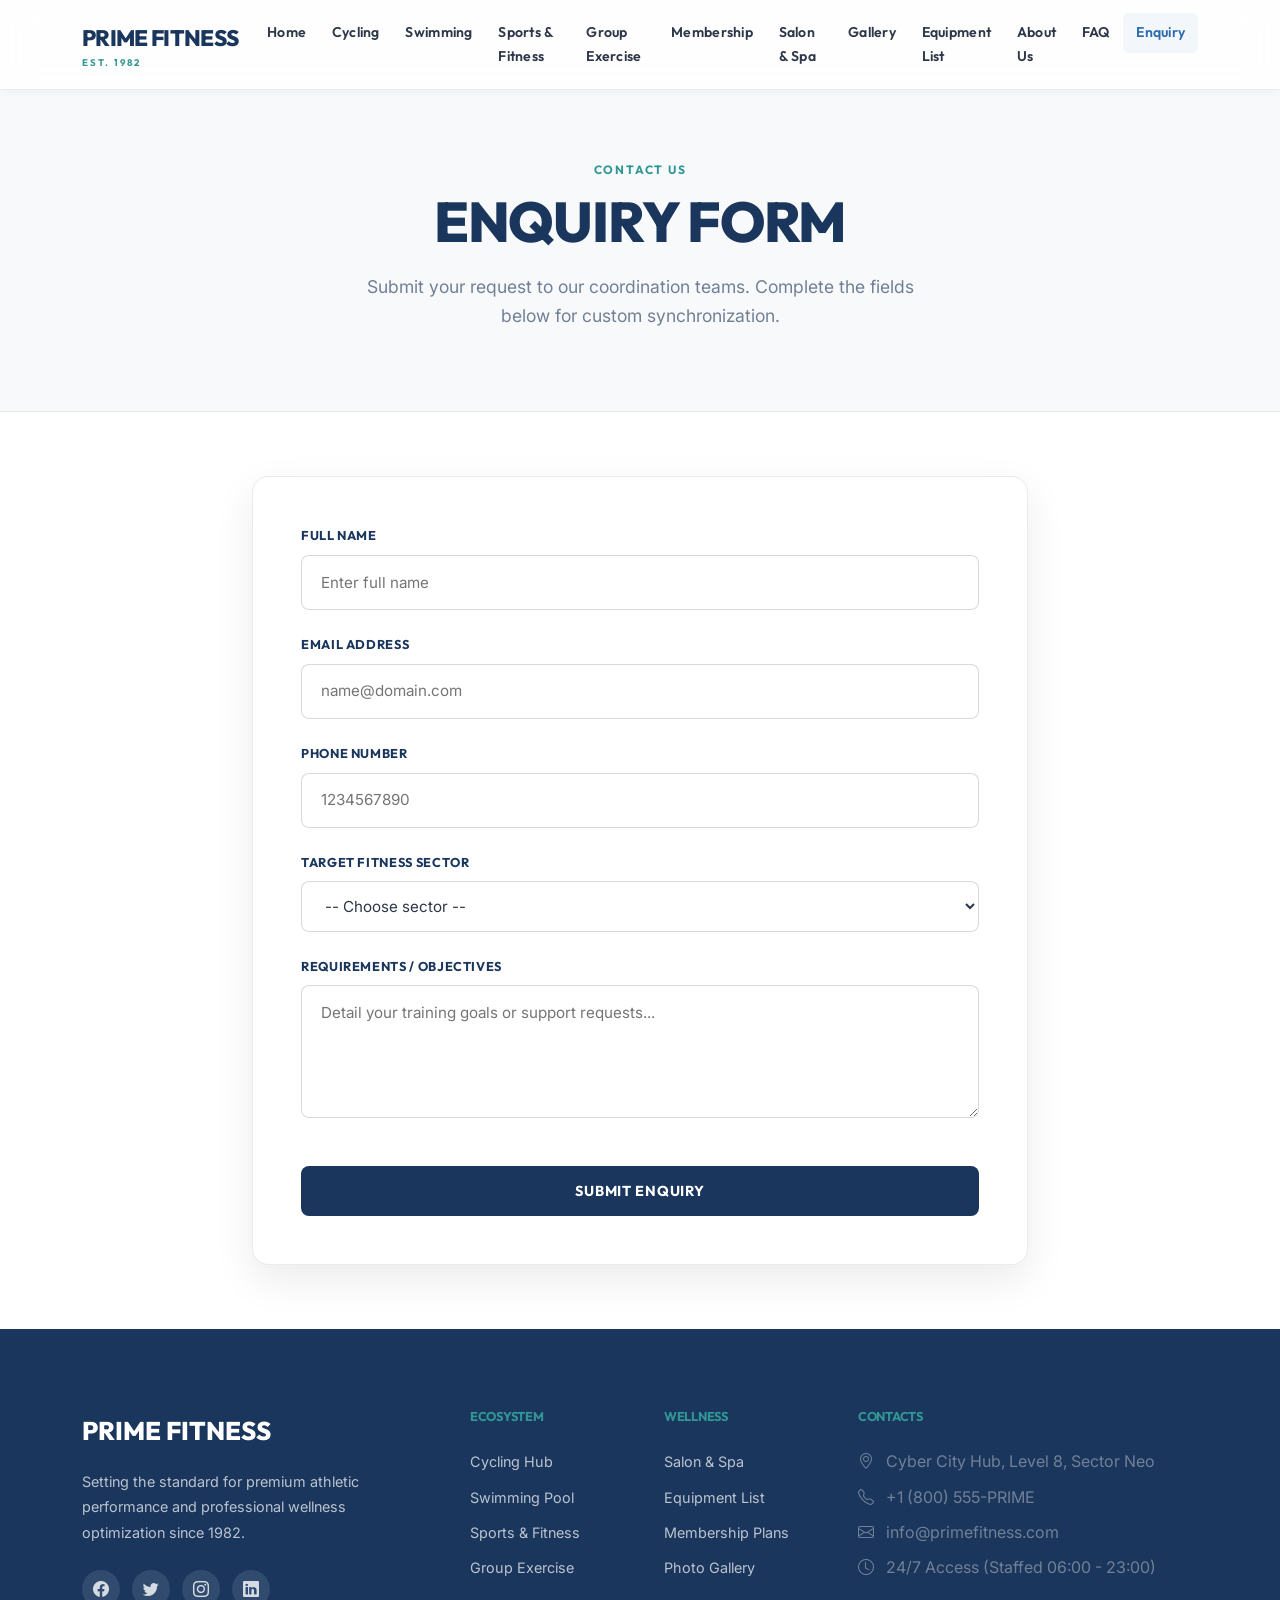
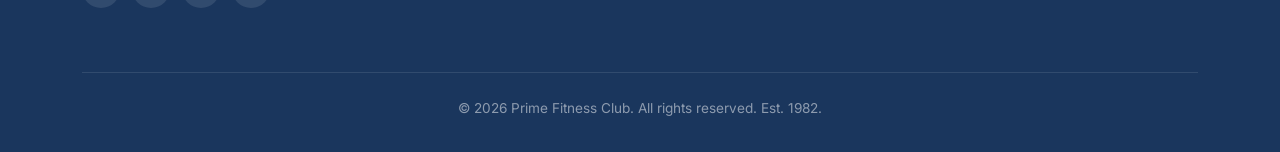
<file: enquiry.html>
<!DOCTYPE html>
<html lang="en">
<head>
  <meta charset="UTF-8">
  <meta name="viewport" content="width=device-width, initial-scale=1.0">
  <title>Send an Enquiry | Prime Fitness Club</title>
  <meta name="description" content="Contact Prime Fitness Club. Secure your trial pass, submit general feedback or request custom training programs.">
  <!-- Bootstrap 5 CSS -->
  <link href="https://cdn.jsdelivr.net/npm/bootstrap@5.3.0/dist/css/bootstrap.min.css" rel="stylesheet">
  <!-- Bootstrap Icons -->
  <link href="https://cdn.jsdelivr.net/npm/bootstrap-icons@1.10.5/font/bootstrap-icons.css" rel="stylesheet">
  <!-- Custom CSS -->
  <link href="css/style.css" rel="stylesheet">
</head>
<body>

  <!-- Sticky Navbar -->
  <nav class="navbar navbar-expand-lg prime-navbar">
    <div class="container">
      <a class="navbar-brand" href="index.html">
        PRIME FITNESS
        <span>EST. 1982</span>
      </a>
      <button class="navbar-toggler" type="button" data-bs-toggle="collapse" data-bs-target="#primeNavbar" aria-controls="primeNavbar" aria-expanded="false" aria-label="Toggle navigation">
        <span class="navbar-toggler-icon"></span>
      </button>
      <div class="collapse navbar-collapse" id="primeNavbar">
        <ul class="navbar-nav ms-auto mb-2 mb-lg-0">
          <li class="nav-item"><a class="nav-link" href="index.html">Home</a></li>
          <li class="nav-item"><a class="nav-link" href="cycling.html">Cycling</a></li>
          <li class="nav-item"><a class="nav-link" href="swimming.html">Swimming</a></li>
          <li class="nav-item"><a class="nav-link" href="sports.html">Sports & Fitness</a></li>
          <li class="nav-item"><a class="nav-link" href="group.html">Group Exercise</a></li>
          <li class="nav-item"><a class="nav-link" href="membership.html">Membership</a></li>
          <li class="nav-item"><a class="nav-link" href="spa.html">Salon & Spa</a></li>
          <li class="nav-item"><a class="nav-link" href="gallery.html">Gallery</a></li>
          <li class="nav-item"><a class="nav-link" href="equipment.html">Equipment List</a></li>
          <li class="nav-item"><a class="nav-link" href="about.html">About Us</a></li>
          <li class="nav-item"><a class="nav-link" href="faq.html">FAQ</a></li>
          <li class="nav-item"><a class="nav-link active" href="enquiry.html">Enquiry</a></li>
        </ul>
      </div>
    </div>
  </nav>

  <!-- Page Hero -->
  <header class="page-hero">
    <div class="container">
      <span class="section-label">CONTACT US</span>
      <h1 class="page-hero-title">ENQUIRY FORM</h1>
      <p class="page-hero-sub">
        Submit your request to our coordination teams. Complete the fields below for custom synchronization.
      </p>
    </div>
  </header>

  <!-- Form Section -->
  <section class="section-pad-sm">
    <div class="container container-narrow">
      <div class="glass-card p-5" style="box-shadow: var(--shadow-lg);">
        <form id="enquiry-form" novalidate>
          
          <!-- Name -->
          <div class="form-group">
            <label for="form-name" class="form-label-custom">Full Name</label>
            <input type="text" class="form-control-custom" id="form-name" placeholder="Enter full name" required>
            <span class="form-error" id="error-name"></span>
          </div>

          <!-- Email -->
          <div class="form-group">
            <label for="form-email" class="form-label-custom">Email Address</label>
            <input type="email" class="form-control-custom" id="form-email" placeholder="name@domain.com" required>
            <span class="form-error" id="error-email"></span>
          </div>

          <!-- Phone -->
          <div class="form-group">
            <label for="form-phone" class="form-label-custom">Phone Number</label>
            <input type="tel" class="form-control-custom" id="form-phone" placeholder="1234567890" required>
            <span class="form-error" id="error-phone"></span>
          </div>

          <!-- Service Selection -->
          <div class="form-group">
            <label for="form-service" class="form-label-custom">Target Fitness Sector</label>
            <select class="form-control-custom" id="form-service" required>
              <option value="">-- Choose sector --</option>
              <option value="cycling">Cycling Hub</option>
              <option value="swimming">Swimming Pool</option>
              <option value="sports">Sports & Fitness</option>
              <option value="group">Group Exercise</option>
              <option value="membership">Membership Access</option>
              <option value="spa">Salon & Spa Suite</option>
            </select>
            <span class="form-error" id="error-service"></span>
          </div>

          <!-- Message -->
          <div class="form-group">
            <label for="form-message" class="form-label-custom">Requirements / Objectives</label>
            <textarea class="form-control-custom" id="form-message" rows="4" placeholder="Detail your training goals or support requests..." required></textarea>
            <span class="form-error" id="error-message"></span>
          </div>

          <!-- Submit Button -->
          <button type="submit" class="btn-neon btn-neon-blue w-100 justify-content-center mt-3">
            Submit Enquiry
          </button>

        </form>
      </div>
    </div>
  </section>

  <!-- Footer -->
  <footer class="prime-footer">
    <div class="container">
      <div class="row g-5">
        <div class="col-lg-4 col-md-6">
          <a class="footer-brand" href="index.html">PRIME FITNESS</a>
          <p class="footer-text">
            Setting the standard for premium athletic performance and professional wellness optimization since 1982.
          </p>
          <div class="social-links">
            <a href="#" class="social-link" aria-label="Facebook"><i class="bi bi-facebook"></i></a>
            <a href="#" class="social-link" aria-label="Twitter"><i class="bi bi-twitter"></i></a>
            <a href="#" class="social-link" aria-label="Instagram"><i class="bi bi-instagram"></i></a>
            <a href="#" class="social-link" aria-label="LinkedIn"><i class="bi bi-linkedin"></i></a>
          </div>
        </div>
        <div class="col-lg-2 col-md-6 col-6">
          <h4 class="footer-heading">Ecosystem</h4>
          <ul class="footer-links">
            <li><a href="cycling.html">Cycling Hub</a></li>
            <li><a href="swimming.html">Swimming Pool</a></li>
            <li><a href="sports.html">Sports & Fitness</a></li>
            <li><a href="group.html">Group Exercise</a></li>
          </ul>
        </div>
        <div class="col-lg-2 col-md-6 col-6">
          <h4 class="footer-heading">Wellness</h4>
          <ul class="footer-links">
            <li><a href="spa.html">Salon & Spa</a></li>
            <li><a href="equipment.html">Equipment List</a></li>
            <li><a href="membership.html">Membership Plans</a></li>
            <li><a href="gallery.html">Photo Gallery</a></li>
          </ul>
        </div>
        <div class="col-lg-4 col-md-6">
          <h4 class="footer-heading">Contacts</h4>
          <ul class="footer-links text-muted-custom">
            <li><i class="bi bi-geo-alt text-accent me-2"></i> Cyber City Hub, Level 8, Sector Neo</li>
            <li><i class="bi bi-telephone text-accent me-2"></i> +1 (800) 555-PRIME</li>
            <li><i class="bi bi-envelope text-accent me-2"></i> info@primefitness.com</li>
            <li><i class="bi bi-clock text-accent me-2"></i> 24/7 Access (Staffed 06:00 - 23:00)</li>
          </ul>
        </div>
      </div>
      <div class="footer-bottom">
        <p class="mb-0">&copy; 2026 Prime Fitness Club. All rights reserved. Est. 1982.</p>
      </div>
    </div>
  </footer>

  <!-- Bootstrap 5 Bundle JS -->
  <script src="https://cdn.jsdelivr.net/npm/bootstrap@5.3.0/dist/js/bootstrap.bundle.min.js"></script>
  <!-- Custom JS -->
  <script src="js/main.js"></script>
  
  <script>
    // Autofill service from URL query params
    window.addEventListener('load', () => {
      const params = new URLSearchParams(window.location.search);
      const service = params.get('service');
      const membership = params.get('membership');
      
      if (service) {
        const select = document.getElementById('form-service');
        if (select) select.value = service;
      } else if (membership) {
        const select = document.getElementById('form-service');
        if (select) select.value = 'membership';
        
        const messageArea = document.getElementById('form-message');
        if (messageArea) messageArea.value = `I am interested in registering for the ${membership.toUpperCase()} Membership plan. Please coordinate access details.`;
      }
    });
  </script>
</body>
</html>
</file>
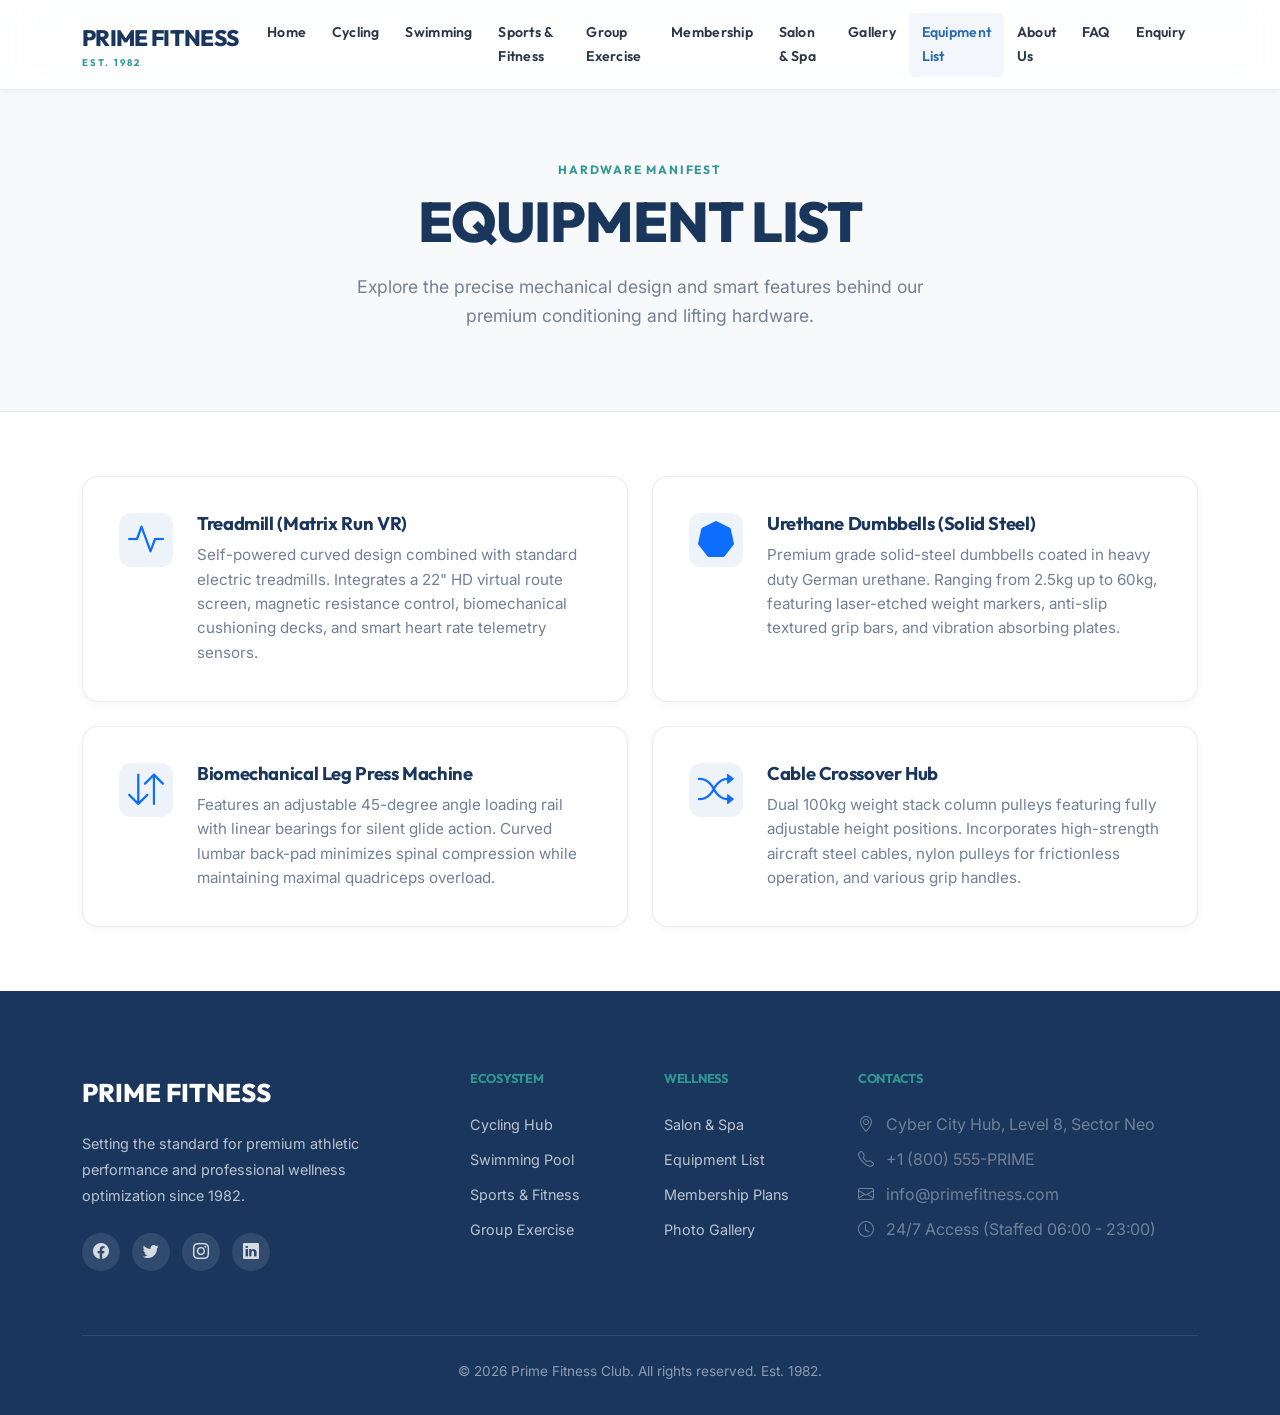
<file: equipment.html>
<!DOCTYPE html>
<html lang="en">
<head>
  <meta charset="UTF-8">
  <meta name="viewport" content="width=device-width, initial-scale=1.0">
  <title>Gym Equipment Specifications | Prime Fitness Club</title>
  <meta name="description" content="Read details of Prime Fitness Club's premium biomechanical gym equipment list, including smart treadmills, urethane dumbbells, leg press systems, and cables.">
  <!-- Bootstrap 5 CSS -->
  <link href="https://cdn.jsdelivr.net/npm/bootstrap@5.3.0/dist/css/bootstrap.min.css" rel="stylesheet">
  <!-- Bootstrap Icons -->
  <link href="https://cdn.jsdelivr.net/npm/bootstrap-icons@1.10.5/font/bootstrap-icons.css" rel="stylesheet">
  <!-- Custom CSS -->
  <link href="css/style.css" rel="stylesheet">
</head>
<body>

  <!-- Sticky Navbar -->
  <nav class="navbar navbar-expand-lg prime-navbar">
    <div class="container">
      <a class="navbar-brand" href="index.html">
        PRIME FITNESS
        <span>EST. 1982</span>
      </a>
      <button class="navbar-toggler" type="button" data-bs-toggle="collapse" data-bs-target="#primeNavbar" aria-controls="primeNavbar" aria-expanded="false" aria-label="Toggle navigation">
        <span class="navbar-toggler-icon"></span>
      </button>
      <div class="collapse navbar-collapse" id="primeNavbar">
        <ul class="navbar-nav ms-auto mb-2 mb-lg-0">
          <li class="nav-item"><a class="nav-link" href="index.html">Home</a></li>
          <li class="nav-item"><a class="nav-link" href="cycling.html">Cycling</a></li>
          <li class="nav-item"><a class="nav-link" href="swimming.html">Swimming</a></li>
          <li class="nav-item"><a class="nav-link" href="sports.html">Sports & Fitness</a></li>
          <li class="nav-item"><a class="nav-link" href="group.html">Group Exercise</a></li>
          <li class="nav-item"><a class="nav-link" href="membership.html">Membership</a></li>
          <li class="nav-item"><a class="nav-link" href="spa.html">Salon & Spa</a></li>
          <li class="nav-item"><a class="nav-link" href="gallery.html">Gallery</a></li>
          <li class="nav-item"><a class="nav-link active" href="equipment.html">Equipment List</a></li>
          <li class="nav-item"><a class="nav-link" href="about.html">About Us</a></li>
          <li class="nav-item"><a class="nav-link" href="faq.html">FAQ</a></li>
          <li class="nav-item"><a class="nav-link" href="enquiry.html">Enquiry</a></li>
        </ul>
      </div>
    </div>
  </nav>

  <!-- Page Hero -->
  <header class="page-hero">
    <div class="container">
      <span class="section-label">HARDWARE MANIFEST</span>
      <h1 class="page-hero-title">EQUIPMENT LIST</h1>
      <p class="page-hero-sub">
        Explore the precise mechanical design and smart features behind our premium conditioning and lifting hardware.
      </p>
    </div>
  </header>

  <!-- Equipment List -->
  <section class="section-pad-sm">
    <div class="container">
      <div class="row g-4">
        <!-- Treadmill -->
        <div class="col-lg-6 reveal">
          <div class="glass-card equipment-card h-100 border-neon-blue">
            <div class="equipment-icon text-primary">
              <i class="bi bi-activity"></i>
            </div>
            <div class="equipment-info">
              <h4>Treadmill (Matrix Run VR)</h4>
              <p>Self-powered curved design combined with standard electric treadmills. Integrates a 22" HD virtual route screen, magnetic resistance control, biomechanical cushioning decks, and smart heart rate telemetry sensors.</p>
            </div>
          </div>
        </div>
        <!-- Dumbbells -->
        <div class="col-lg-6 reveal reveal-delay-1">
          <div class="glass-card equipment-card h-100 border-neon-purple">
            <div class="equipment-icon text-primary">
              <i class="bi bi-heptagon-fill"></i>
            </div>
            <div class="equipment-info">
              <h4>Urethane Dumbbells (Solid Steel)</h4>
              <p>Premium grade solid-steel dumbbells coated in heavy duty German urethane. Ranging from 2.5kg up to 60kg, featuring laser-etched weight markers, anti-slip textured grip bars, and vibration absorbing plates.</p>
            </div>
          </div>
        </div>
        <!-- Leg Press Machine -->
        <div class="col-lg-6 reveal">
          <div class="glass-card equipment-card h-100 border-neon-cyan">
            <div class="equipment-icon text-primary">
              <i class="bi bi-arrow-down-up"></i>
            </div>
            <div class="equipment-info">
              <h4>Biomechanical Leg Press Machine</h4>
              <p>Features an adjustable 45-degree angle loading rail with linear bearings for silent glide action. Curved lumbar back-pad minimizes spinal compression while maintaining maximal quadriceps overload.</p>
            </div>
          </div>
        </div>
        <!-- Cable Crossover -->
        <div class="col-lg-6 reveal reveal-delay-1">
          <div class="glass-card equipment-card h-100 border-neon-blue">
            <div class="equipment-icon text-primary">
              <i class="bi bi-shuffle"></i>
            </div>
            <div class="equipment-info">
              <h4>Cable Crossover Hub</h4>
              <p>Dual 100kg weight stack column pulleys featuring fully adjustable height positions. Incorporates high-strength aircraft steel cables, nylon pulleys for frictionless operation, and various grip handles.</p>
            </div>
          </div>
        </div>
      </div>
    </div>
  </section>

  <!-- Footer -->
  <footer class="prime-footer">
    <div class="container">
      <div class="row g-5">
        <div class="col-lg-4 col-md-6">
          <a class="footer-brand" href="index.html">PRIME FITNESS</a>
          <p class="footer-text">
            Setting the standard for premium athletic performance and professional wellness optimization since 1982.
          </p>
          <div class="social-links">
            <a href="#" class="social-link" aria-label="Facebook"><i class="bi bi-facebook"></i></a>
            <a href="#" class="social-link" aria-label="Twitter"><i class="bi bi-twitter"></i></a>
            <a href="#" class="social-link" aria-label="Instagram"><i class="bi bi-instagram"></i></a>
            <a href="#" class="social-link" aria-label="LinkedIn"><i class="bi bi-linkedin"></i></a>
          </div>
        </div>
        <div class="col-lg-2 col-md-6 col-6">
          <h4 class="footer-heading">Ecosystem</h4>
          <ul class="footer-links">
            <li><a href="cycling.html">Cycling Hub</a></li>
            <li><a href="swimming.html">Swimming Pool</a></li>
            <li><a href="sports.html">Sports & Fitness</a></li>
            <li><a href="group.html">Group Exercise</a></li>
          </ul>
        </div>
        <div class="col-lg-2 col-md-6 col-6">
          <h4 class="footer-heading">Wellness</h4>
          <ul class="footer-links">
            <li><a href="spa.html">Salon & Spa</a></li>
            <li><a href="equipment.html">Equipment List</a></li>
            <li><a href="membership.html">Membership Plans</a></li>
            <li><a href="gallery.html">Photo Gallery</a></li>
          </ul>
        </div>
        <div class="col-lg-4 col-md-6">
          <h4 class="footer-heading">Contacts</h4>
          <ul class="footer-links text-muted-custom">
            <li><i class="bi bi-geo-alt text-accent me-2"></i> Cyber City Hub, Level 8, Sector Neo</li>
            <li><i class="bi bi-telephone text-accent me-2"></i> +1 (800) 555-PRIME</li>
            <li><i class="bi bi-envelope text-accent me-2"></i> info@primefitness.com</li>
            <li><i class="bi bi-clock text-accent me-2"></i> 24/7 Access (Staffed 06:00 - 23:00)</li>
          </ul>
        </div>
      </div>
      <div class="footer-bottom">
        <p class="mb-0">&copy; 2026 Prime Fitness Club. All rights reserved. Est. 1982.</p>
      </div>
    </div>
  </footer>

  <!-- Bootstrap 5 Bundle JS -->
  <script src="https://cdn.jsdelivr.net/npm/bootstrap@5.3.0/dist/js/bootstrap.bundle.min.js"></script>
  <!-- Custom JS -->
  <script src="js/main.js"></script>
</body>
</html>
</file>
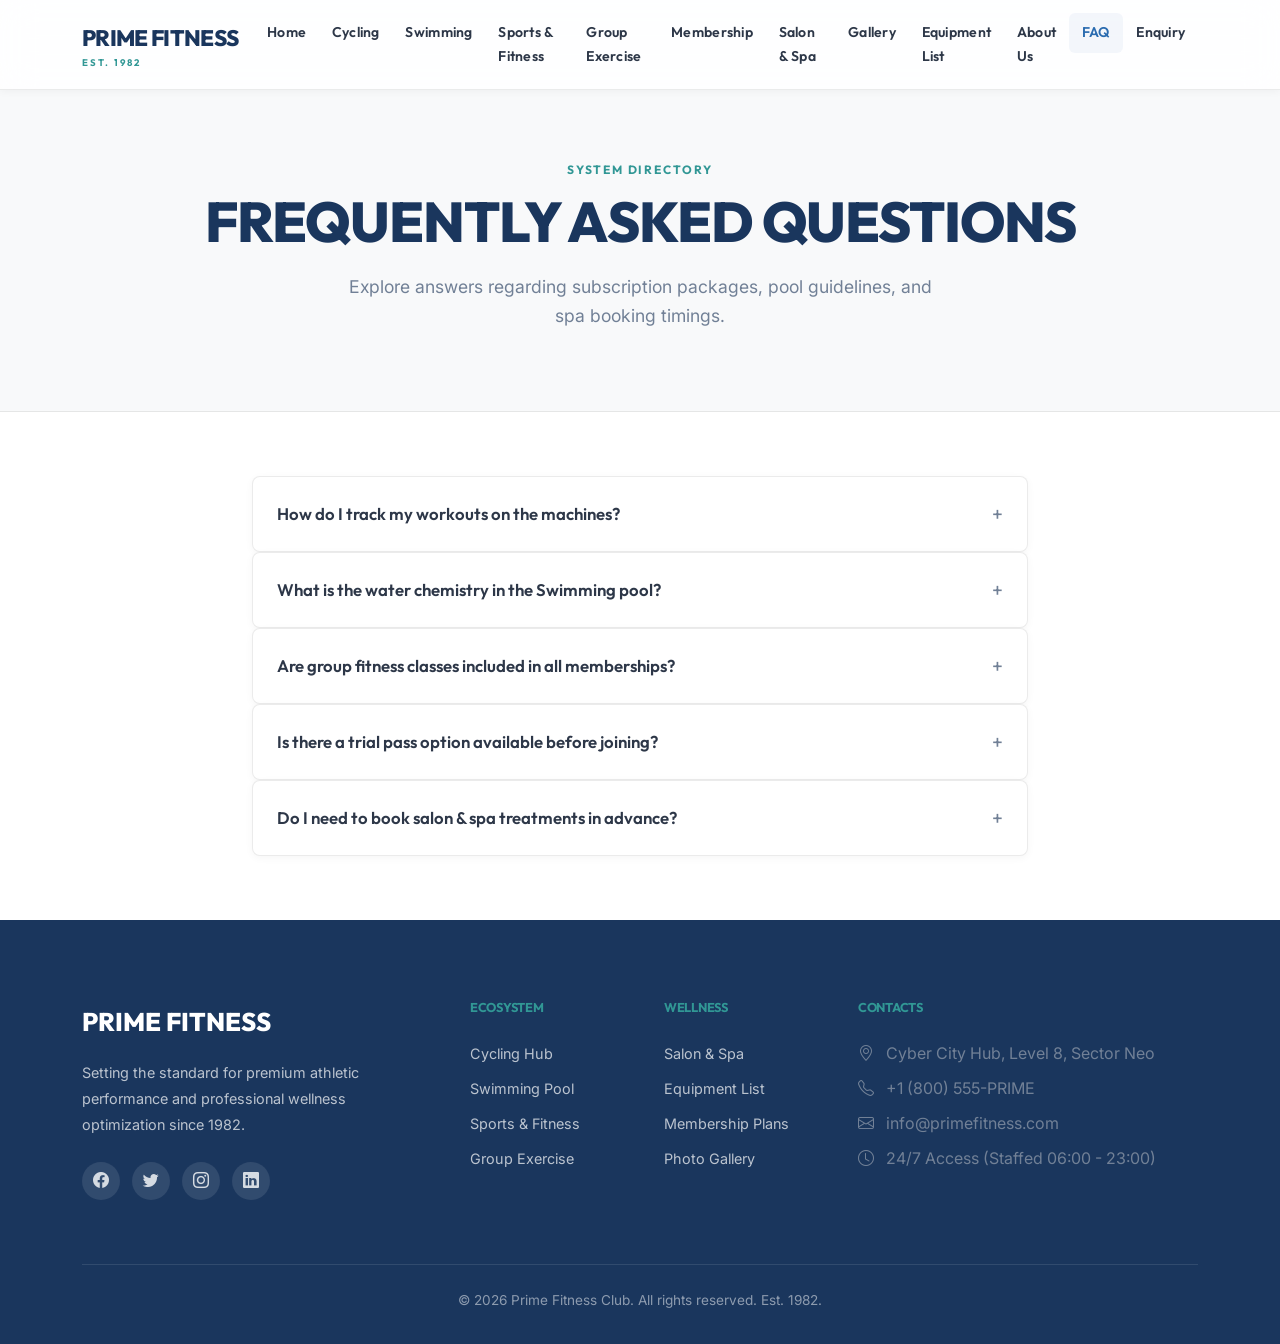
<file: faq.html>
<!DOCTYPE html>
<html lang="en">
<head>
  <meta charset="UTF-8">
  <meta name="viewport" content="width=device-width, initial-scale=1.0">
  <title>Frequently Asked Questions | Prime Fitness Club</title>
  <meta name="description" content="Find answers to common questions about Prime Fitness Club. Membership plans, class bookings, SPA operations, and equipment specifications.">
  <!-- Bootstrap 5 CSS -->
  <link href="https://cdn.jsdelivr.net/npm/bootstrap@5.3.0/dist/css/bootstrap.min.css" rel="stylesheet">
  <!-- Bootstrap Icons -->
  <link href="https://cdn.jsdelivr.net/npm/bootstrap-icons@1.10.5/font/bootstrap-icons.css" rel="stylesheet">
  <!-- Custom CSS -->
  <link href="css/style.css" rel="stylesheet">
</head>
<body>

  <!-- Sticky Navbar -->
  <nav class="navbar navbar-expand-lg prime-navbar">
    <div class="container">
      <a class="navbar-brand" href="index.html">
        PRIME FITNESS
        <span>EST. 1982</span>
      </a>
      <button class="navbar-toggler" type="button" data-bs-toggle="collapse" data-bs-target="#primeNavbar" aria-controls="primeNavbar" aria-expanded="false" aria-label="Toggle navigation">
        <span class="navbar-toggler-icon"></span>
      </button>
      <div class="collapse navbar-collapse" id="primeNavbar">
        <ul class="navbar-nav ms-auto mb-2 mb-lg-0">
          <li class="nav-item"><a class="nav-link" href="index.html">Home</a></li>
          <li class="nav-item"><a class="nav-link" href="cycling.html">Cycling</a></li>
          <li class="nav-item"><a class="nav-link" href="swimming.html">Swimming</a></li>
          <li class="nav-item"><a class="nav-link" href="sports.html">Sports & Fitness</a></li>
          <li class="nav-item"><a class="nav-link" href="group.html">Group Exercise</a></li>
          <li class="nav-item"><a class="nav-link" href="membership.html">Membership</a></li>
          <li class="nav-item"><a class="nav-link" href="spa.html">Salon & Spa</a></li>
          <li class="nav-item"><a class="nav-link" href="gallery.html">Gallery</a></li>
          <li class="nav-item"><a class="nav-link" href="equipment.html">Equipment List</a></li>
          <li class="nav-item"><a class="nav-link" href="about.html">About Us</a></li>
          <li class="nav-item"><a class="nav-link active" href="faq.html">FAQ</a></li>
          <li class="nav-item"><a class="nav-link" href="enquiry.html">Enquiry</a></li>
        </ul>
      </div>
    </div>
  </nav>

  <!-- Page Hero -->
  <header class="page-hero">
    <div class="container">
      <span class="section-label">SYSTEM DIRECTORY</span>
      <h1 class="page-hero-title">FREQUENTLY ASKED QUESTIONS</h1>
      <p class="page-hero-sub">
        Explore answers regarding subscription packages, pool guidelines, and spa booking timings.
      </p>
    </div>
  </header>

  <!-- FAQ Accordion Section -->
  <section class="section-pad-sm">
    <div class="container container-narrow">
      <div class="faq-accordion">
        <!-- Q1 -->
        <div class="faq-item reveal">
          <button class="faq-question" aria-expanded="false">
            How do I track my workouts on the machines?
            <span class="faq-icon">+</span>
          </button>
          <div class="faq-answer">
            <div class="faq-answer-inner">
              Our strength and cardio equipment integrates with all standard mobile applications. Simply scan the console QR code or connect your phone via Bluetooth to save parameters automatically to your profile.
            </div>
          </div>
        </div>
        <!-- Q2 -->
        <div class="faq-item reveal reveal-delay-1">
          <button class="faq-question" aria-expanded="false">
            What is the water chemistry in the Swimming pool?
            <span class="faq-icon">+</span>
          </button>
          <div class="faq-answer">
            <div class="faq-answer-inner">
              We employ natural salt-water systems paired with ozone UV filtration loops. This results in minimal chemical levels, preventing eye irritation and skin dryness while maintaining absolute hygiene.
            </div>
          </div>
        </div>
        <!-- Q3 -->
        <div class="faq-item reveal">
          <button class="faq-question" aria-expanded="false">
            Are group fitness classes included in all memberships?
            <span class="faq-icon">+</span>
          </button>
          <div class="faq-answer">
            <div class="faq-answer-inner">
              Group classes, cycling sessions, and aquatic HIIT workouts are fully covered for Premium and Elite memberships. Basic membership holders can purchase class packages or individual passes.
            </div>
          </div>
        </div>
        <!-- Q4 -->
        <div class="faq-item reveal reveal-delay-1">
          <button class="faq-question" aria-expanded="false">
            Is there a trial pass option available before joining?
            <span class="faq-icon">+</span>
          </button>
          <div class="faq-answer">
            <div class="faq-answer-inner">
              Yes. You can complete the contact form on our Enquiry page to receive a 1-day standard guest layer pass. This gives you complete access to all lifting floors, pools, and showers.
            </div>
          </div>
        </div>
        <!-- Q5 -->
        <div class="faq-item reveal">
          <button class="faq-question" aria-expanded="false">
            Do I need to book salon & spa treatments in advance?
            <span class="faq-icon">+</span>
          </button>
          <div class="faq-answer">
            <div class="faq-answer-inner">
              Yes, therapeutic massage treatments and cryotherapy sessions require advance reservation to ensure therapist availability. Book directly online or at the reception desk.
            </div>
          </div>
        </div>
      </div>
    </div>
  </section>

  <!-- Footer -->
  <footer class="prime-footer">
    <div class="container">
      <div class="row g-5">
        <div class="col-lg-4 col-md-6">
          <a class="footer-brand" href="index.html">PRIME FITNESS</a>
          <p class="footer-text">
            Setting the standard for premium athletic performance and professional wellness optimization since 1982.
          </p>
          <div class="social-links">
            <a href="#" class="social-link" aria-label="Facebook"><i class="bi bi-facebook"></i></a>
            <a href="#" class="social-link" aria-label="Twitter"><i class="bi bi-twitter"></i></a>
            <a href="#" class="social-link" aria-label="Instagram"><i class="bi bi-instagram"></i></a>
            <a href="#" class="social-link" aria-label="LinkedIn"><i class="bi bi-linkedin"></i></a>
          </div>
        </div>
        <div class="col-lg-2 col-md-6 col-6">
          <h4 class="footer-heading">Ecosystem</h4>
          <ul class="footer-links">
            <li><a href="cycling.html">Cycling Hub</a></li>
            <li><a href="swimming.html">Swimming Pool</a></li>
            <li><a href="sports.html">Sports & Fitness</a></li>
            <li><a href="group.html">Group Exercise</a></li>
          </ul>
        </div>
        <div class="col-lg-2 col-md-6 col-6">
          <h4 class="footer-heading">Wellness</h4>
          <ul class="footer-links">
            <li><a href="spa.html">Salon & Spa</a></li>
            <li><a href="equipment.html">Equipment List</a></li>
            <li><a href="membership.html">Membership Plans</a></li>
            <li><a href="gallery.html">Photo Gallery</a></li>
          </ul>
        </div>
        <div class="col-lg-4 col-md-6">
          <h4 class="footer-heading">Contacts</h4>
          <ul class="footer-links text-muted-custom">
            <li><i class="bi bi-geo-alt text-accent me-2"></i> Cyber City Hub, Level 8, Sector Neo</li>
            <li><i class="bi bi-telephone text-accent me-2"></i> +1 (800) 555-PRIME</li>
            <li><i class="bi bi-envelope text-accent me-2"></i> info@primefitness.com</li>
            <li><i class="bi bi-clock text-accent me-2"></i> 24/7 Access (Staffed 06:00 - 23:00)</li>
          </ul>
        </div>
      </div>
      <div class="footer-bottom">
        <p class="mb-0">&copy; 2026 Prime Fitness Club. All rights reserved. Est. 1982.</p>
      </div>
    </div>
  </footer>

  <!-- Bootstrap 5 Bundle JS -->
  <script src="https://cdn.jsdelivr.net/npm/bootstrap@5.3.0/dist/js/bootstrap.bundle.min.js"></script>
  <!-- Custom JS -->
  <script src="js/main.js"></script>
</body>
</html>
</file>
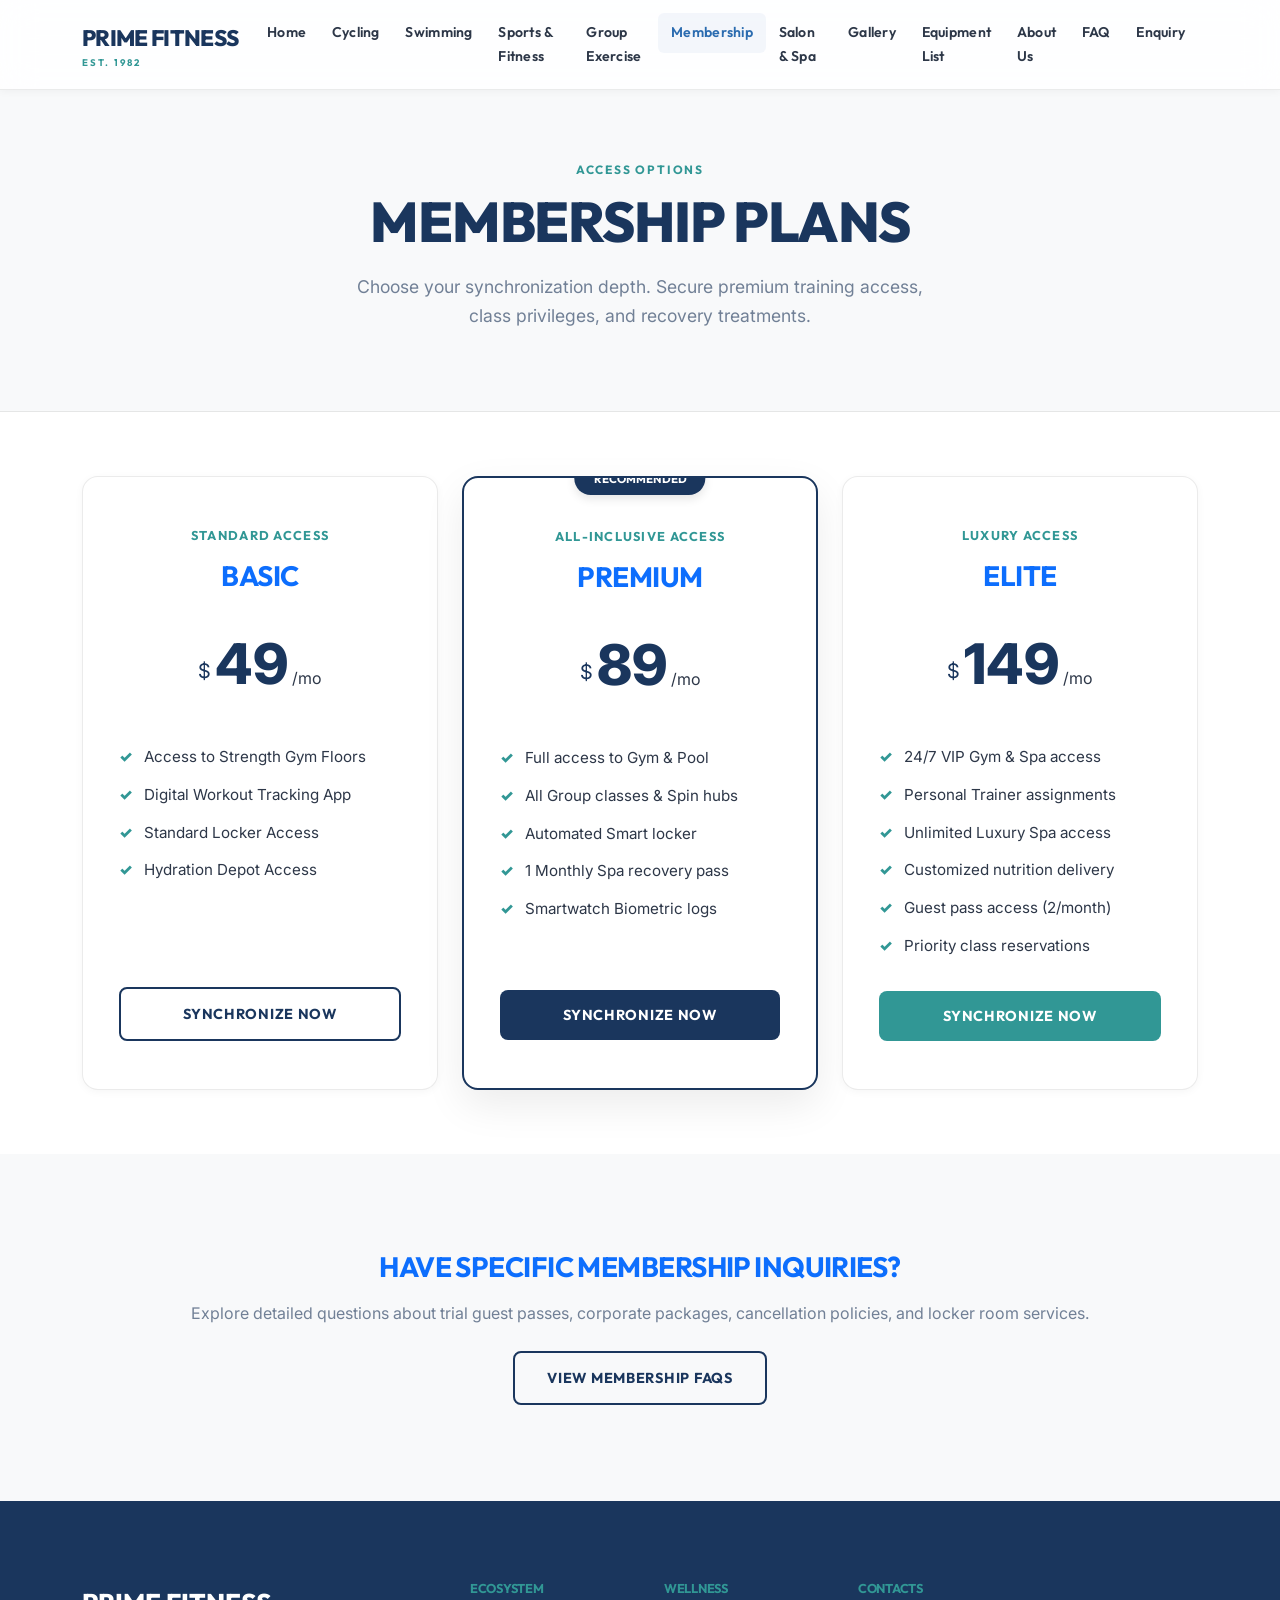
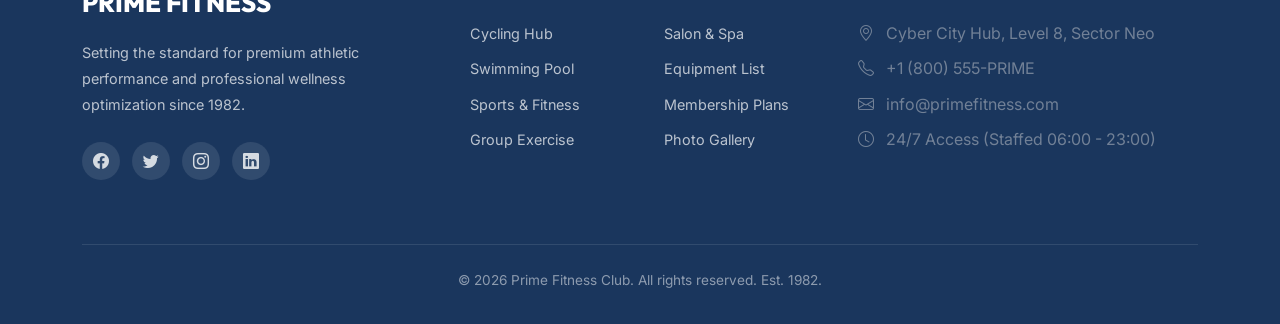
<file: membership.html>
<!DOCTYPE html>
<html lang="en">
<head>
  <meta charset="UTF-8">
  <meta name="viewport" content="width=device-width, initial-scale=1.0">
  <title>Membership Plans | Prime Fitness Club</title>
  <meta name="description" content="Select your access level at Prime Fitness. View details of our Basic, Premium, and Elite membership plans with custom light modern options.">
  <!-- Bootstrap 5 CSS -->
  <link href="https://cdn.jsdelivr.net/npm/bootstrap@5.3.0/dist/css/bootstrap.min.css" rel="stylesheet">
  <!-- Bootstrap Icons -->
  <link href="https://cdn.jsdelivr.net/npm/bootstrap-icons@1.10.5/font/bootstrap-icons.css" rel="stylesheet">
  <!-- Custom CSS -->
  <link href="css/style.css" rel="stylesheet">
</head>
<body>

  <!-- Sticky Navbar -->
  <nav class="navbar navbar-expand-lg prime-navbar">
    <div class="container">
      <a class="navbar-brand" href="index.html">
        PRIME FITNESS
        <span>EST. 1982</span>
      </a>
      <button class="navbar-toggler" type="button" data-bs-toggle="collapse" data-bs-target="#primeNavbar" aria-controls="primeNavbar" aria-expanded="false" aria-label="Toggle navigation">
        <span class="navbar-toggler-icon"></span>
      </button>
      <div class="collapse navbar-collapse" id="primeNavbar">
        <ul class="navbar-nav ms-auto mb-2 mb-lg-0">
          <li class="nav-item"><a class="nav-link" href="index.html">Home</a></li>
          <li class="nav-item"><a class="nav-link" href="cycling.html">Cycling</a></li>
          <li class="nav-item"><a class="nav-link" href="swimming.html">Swimming</a></li>
          <li class="nav-item"><a class="nav-link" href="sports.html">Sports & Fitness</a></li>
          <li class="nav-item"><a class="nav-link" href="group.html">Group Exercise</a></li>
          <li class="nav-item"><a class="nav-link active" href="membership.html">Membership</a></li>
          <li class="nav-item"><a class="nav-link" href="spa.html">Salon & Spa</a></li>
          <li class="nav-item"><a class="nav-link" href="gallery.html">Gallery</a></li>
          <li class="nav-item"><a class="nav-link" href="equipment.html">Equipment List</a></li>
          <li class="nav-item"><a class="nav-link" href="about.html">About Us</a></li>
          <li class="nav-item"><a class="nav-link" href="faq.html">FAQ</a></li>
          <li class="nav-item"><a class="nav-link" href="enquiry.html">Enquiry</a></li>
        </ul>
      </div>
    </div>
  </nav>

  <!-- Page Hero -->
  <header class="page-hero">
    <div class="container">
      <span class="section-label">ACCESS OPTIONS</span>
      <h1 class="page-hero-title">MEMBERSHIP PLANS</h1>
      <p class="page-hero-sub">
        Choose your synchronization depth. Secure premium training access, class privileges, and recovery treatments.
      </p>
    </div>
  </header>

  <!-- Pricing Cards -->
  <section class="section-pad-sm">
    <div class="container">
      <div class="row g-4 justify-content-center align-items-stretch">
        <!-- Basic -->
        <div class="col-lg-4 col-md-6 d-flex reveal">
          <div class="glass-card membership-card w-100 d-flex flex-column justify-content-between">
            <div>
              <span class="membership-tier">Standard Access</span>
              <h3 class="membership-name text-primary">BASIC</h3>
              <div class="membership-price">
                <span class="membership-currency">$</span>
                <span class="membership-amount">49</span>
                <span class="membership-period">/mo</span>
              </div>
              <ul class="membership-features">
                <li>Access to Strength Gym Floors</li>
                <li>Digital Workout Tracking App</li>
                <li>Standard Locker Access</li>
                <li>Hydration Depot Access</li>
              </ul>
            </div>
            <a href="enquiry.html?membership=basic" class="btn-neon btn-neon-outline w-100 justify-content-center mt-auto">Synchronize Now</a>
          </div>
        </div>
        <!-- Premium -->
        <div class="col-lg-4 col-md-6 d-flex reveal reveal-delay-1">
          <div class="glass-card membership-card featured w-100 d-flex flex-column justify-content-between">
            <span class="membership-badge">RECOMMENDED</span>
            <div>
              <span class="membership-tier">All-Inclusive Access</span>
              <h3 class="membership-name text-primary">PREMIUM</h3>
              <div class="membership-price">
                <span class="membership-currency">$</span>
                <span class="membership-amount">89</span>
                <span class="membership-period">/mo</span>
              </div>
              <ul class="membership-features">
                <li>Full access to Gym & Pool</li>
                <li>All Group classes & Spin hubs</li>
                <li>Automated Smart locker</li>
                <li>1 Monthly Spa recovery pass</li>
                <li>Smartwatch Biometric logs</li>
              </ul>
            </div>
            <a href="enquiry.html?membership=premium" class="btn-neon btn-neon-blue w-100 justify-content-center mt-auto">Synchronize Now</a>
          </div>
        </div>
        <!-- Elite -->
        <div class="col-lg-4 col-md-6 d-flex reveal reveal-delay-2">
          <div class="glass-card membership-card w-100 d-flex flex-column justify-content-between">
            <div>
              <span class="membership-tier">Luxury Access</span>
              <h3 class="membership-name text-primary">ELITE</h3>
              <div class="membership-price">
                <span class="membership-currency">$</span>
                <span class="membership-amount">149</span>
                <span class="membership-period">/mo</span>
              </div>
              <ul class="membership-features">
                <li>24/7 VIP Gym & Spa access</li>
                <li>Personal Trainer assignments</li>
                <li>Unlimited Luxury Spa access</li>
                <li>Customized nutrition delivery</li>
                <li>Guest pass access (2/month)</li>
                <li>Priority class reservations</li>
              </ul>
            </div>
            <a href="enquiry.html?membership=elite" class="btn-neon btn-neon-purple w-100 justify-content-center mt-auto">Synchronize Now</a>
          </div>
        </div>
      </div>
    </div>
  </section>

  <!-- FAQ Redirect Banner -->
  <section class="section-pad bg-light">
    <div class="container text-center reveal">
      <h3 class="text-primary mb-3">HAVE SPECIFIC MEMBERSHIP INQUIRIES?</h3>
      <p class="text-muted-custom max-width-600 mx-auto mb-4">
        Explore detailed questions about trial guest passes, corporate packages, cancellation policies, and locker room services.
      </p>
      <a href="faq.html" class="btn-neon btn-neon-outline">View Membership FAQs</a>
    </div>
  </section>

  <!-- Footer -->
  <footer class="prime-footer">
    <div class="container">
      <div class="row g-5">
        <div class="col-lg-4 col-md-6">
          <a class="footer-brand" href="index.html">PRIME FITNESS</a>
          <p class="footer-text">
            Setting the standard for premium athletic performance and professional wellness optimization since 1982.
          </p>
          <div class="social-links">
            <a href="#" class="social-link" aria-label="Facebook"><i class="bi bi-facebook"></i></a>
            <a href="#" class="social-link" aria-label="Twitter"><i class="bi bi-twitter"></i></a>
            <a href="#" class="social-link" aria-label="Instagram"><i class="bi bi-instagram"></i></a>
            <a href="#" class="social-link" aria-label="LinkedIn"><i class="bi bi-linkedin"></i></a>
          </div>
        </div>
        <div class="col-lg-2 col-md-6 col-6">
          <h4 class="footer-heading">Ecosystem</h4>
          <ul class="footer-links">
            <li><a href="cycling.html">Cycling Hub</a></li>
            <li><a href="swimming.html">Swimming Pool</a></li>
            <li><a href="sports.html">Sports & Fitness</a></li>
            <li><a href="group.html">Group Exercise</a></li>
          </ul>
        </div>
        <div class="col-lg-2 col-md-6 col-6">
          <h4 class="footer-heading">Wellness</h4>
          <ul class="footer-links">
            <li><a href="spa.html">Salon & Spa</a></li>
            <li><a href="equipment.html">Equipment List</a></li>
            <li><a href="membership.html">Membership Plans</a></li>
            <li><a href="gallery.html">Photo Gallery</a></li>
          </ul>
        </div>
        <div class="col-lg-4 col-md-6">
          <h4 class="footer-heading">Contacts</h4>
          <ul class="footer-links text-muted-custom">
            <li><i class="bi bi-geo-alt text-accent me-2"></i> Cyber City Hub, Level 8, Sector Neo</li>
            <li><i class="bi bi-telephone text-accent me-2"></i> +1 (800) 555-PRIME</li>
            <li><i class="bi bi-envelope text-accent me-2"></i> info@primefitness.com</li>
            <li><i class="bi bi-clock text-accent me-2"></i> 24/7 Access (Staffed 06:00 - 23:00)</li>
          </ul>
        </div>
      </div>
      <div class="footer-bottom">
        <p class="mb-0">&copy; 2026 Prime Fitness Club. All rights reserved. Est. 1982.</p>
      </div>
    </div>
  </footer>

  <!-- Bootstrap 5 Bundle JS -->
  <script src="https://cdn.jsdelivr.net/npm/bootstrap@5.3.0/dist/js/bootstrap.bundle.min.js"></script>
  <!-- Custom JS -->
  <script src="js/main.js"></script>
</body>
</html>
</file>
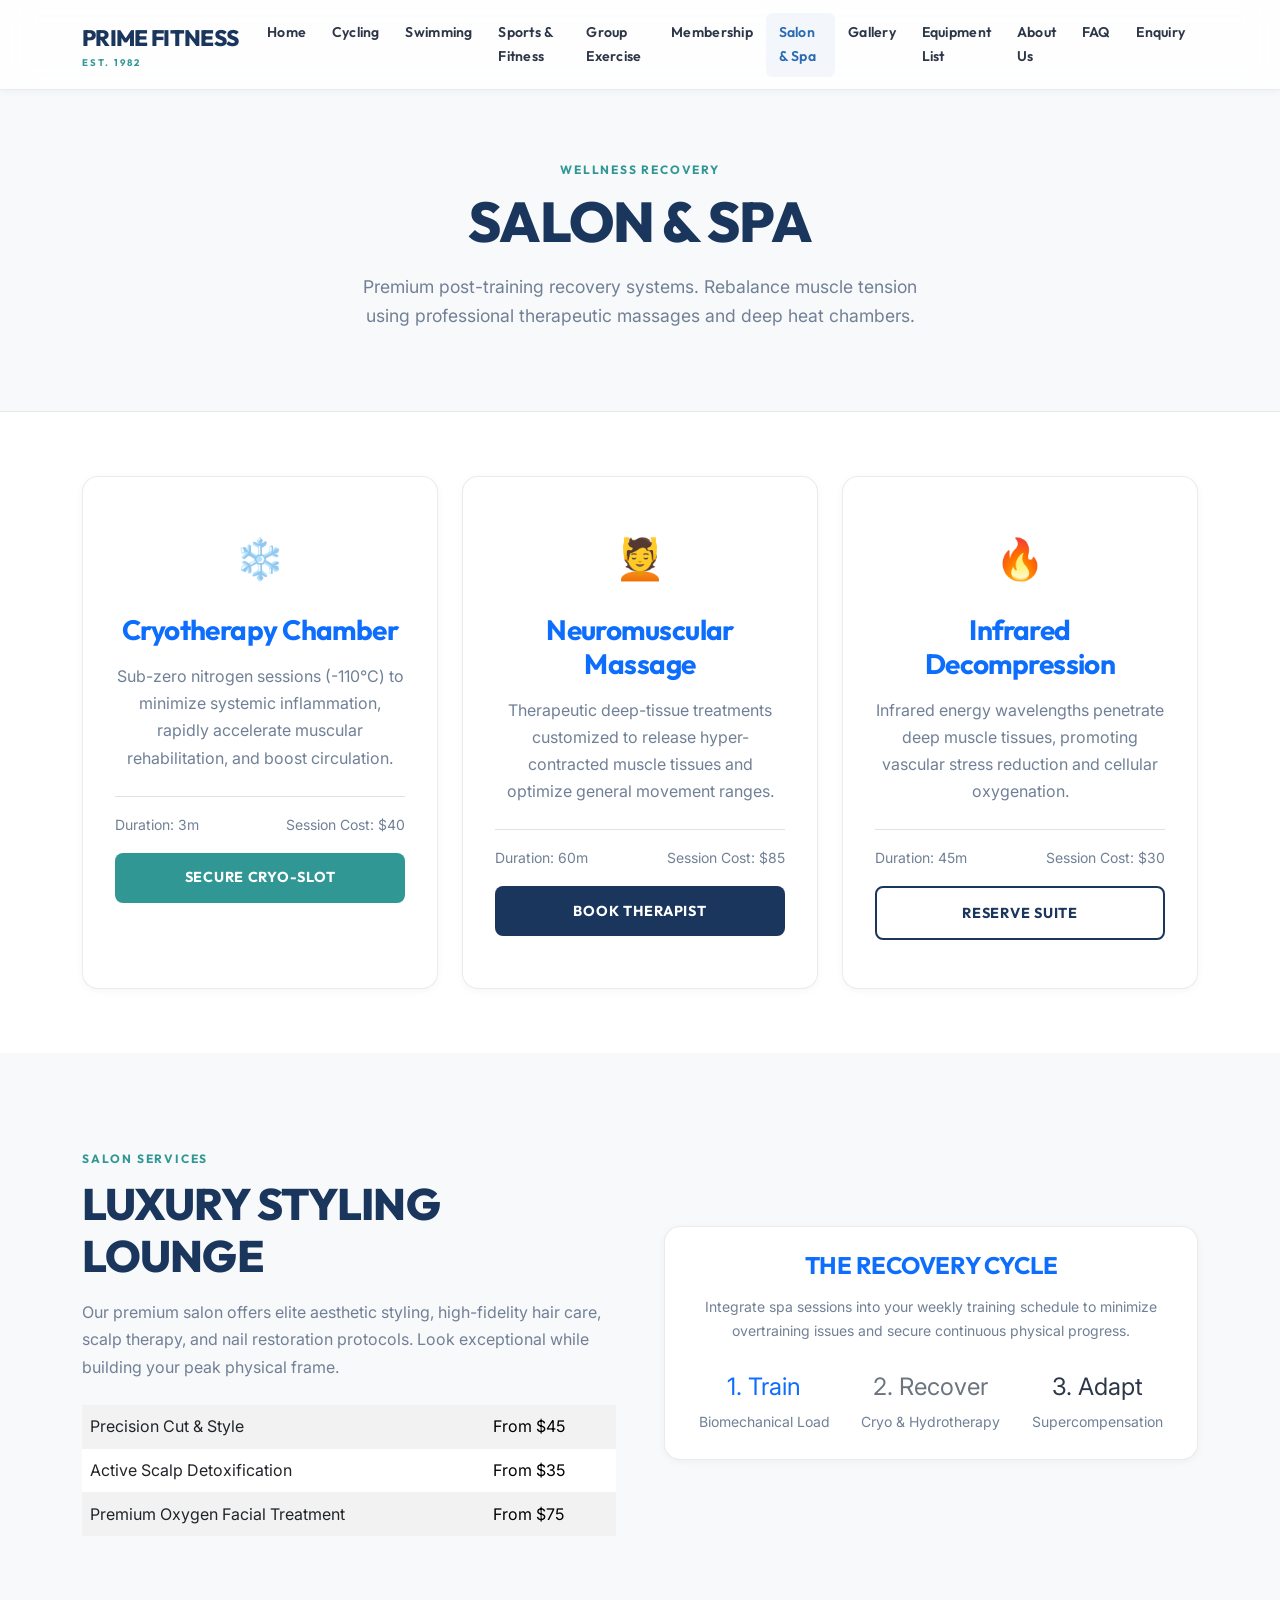
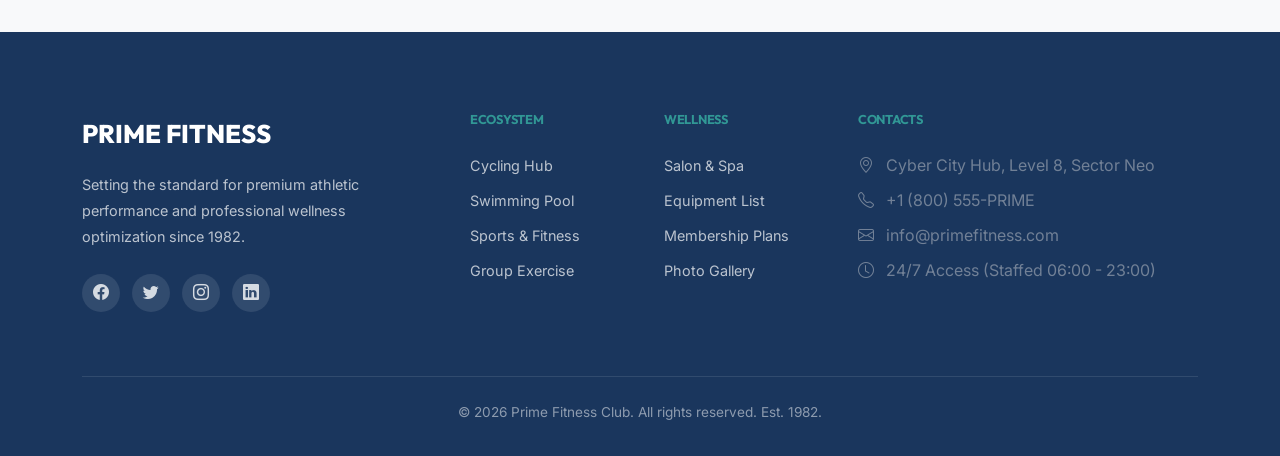
<file: spa.html>
<!DOCTYPE html>
<html lang="en">
<head>
  <meta charset="UTF-8">
  <meta name="viewport" content="width=device-width, initial-scale=1.0">
  <title>Salon & Spa Services | Prime Fitness Club</title>
  <meta name="description" content="Discover premium spa and salon treatments at Prime Fitness. Cryotherapy, therapeutic massages, hydrotherapy pools, and luxury styling.">
  <!-- Bootstrap 5 CSS -->
  <link href="https://cdn.jsdelivr.net/npm/bootstrap@5.3.0/dist/css/bootstrap.min.css" rel="stylesheet">
  <!-- Bootstrap Icons -->
  <link href="https://cdn.jsdelivr.net/npm/bootstrap-icons@1.10.5/font/bootstrap-icons.css" rel="stylesheet">
  <!-- Custom CSS -->
  <link href="css/style.css" rel="stylesheet">
</head>
<body>

  <!-- Sticky Navbar -->
  <nav class="navbar navbar-expand-lg prime-navbar">
    <div class="container">
      <a class="navbar-brand" href="index.html">
        PRIME FITNESS
        <span>EST. 1982</span>
      </a>
      <button class="navbar-toggler" type="button" data-bs-toggle="collapse" data-bs-target="#primeNavbar" aria-controls="primeNavbar" aria-expanded="false" aria-label="Toggle navigation">
        <span class="navbar-toggler-icon"></span>
      </button>
      <div class="collapse navbar-collapse" id="primeNavbar">
        <ul class="navbar-nav ms-auto mb-2 mb-lg-0">
          <li class="nav-item"><a class="nav-link" href="index.html">Home</a></li>
          <li class="nav-item"><a class="nav-link" href="cycling.html">Cycling</a></li>
          <li class="nav-item"><a class="nav-link" href="swimming.html">Swimming</a></li>
          <li class="nav-item"><a class="nav-link" href="sports.html">Sports & Fitness</a></li>
          <li class="nav-item"><a class="nav-link" href="group.html">Group Exercise</a></li>
          <li class="nav-item"><a class="nav-link" href="membership.html">Membership</a></li>
          <li class="nav-item"><a class="nav-link active" href="spa.html">Salon & Spa</a></li>
          <li class="nav-item"><a class="nav-link" href="gallery.html">Gallery</a></li>
          <li class="nav-item"><a class="nav-link" href="equipment.html">Equipment List</a></li>
          <li class="nav-item"><a class="nav-link" href="about.html">About Us</a></li>
          <li class="nav-item"><a class="nav-link" href="faq.html">FAQ</a></li>
          <li class="nav-item"><a class="nav-link" href="enquiry.html">Enquiry</a></li>
        </ul>
      </div>
    </div>
  </nav>

  <!-- Page Hero -->
  <header class="page-hero">
    <div class="container">
      <span class="section-label">WELLNESS RECOVERY</span>
      <h1 class="page-hero-title">SALON & SPA</h1>
      <p class="page-hero-sub">
        Premium post-training recovery systems. Rebalance muscle tension using professional therapeutic massages and deep heat chambers.
      </p>
    </div>
  </header>

  <!-- Services Grid -->
  <section class="section-pad-sm">
    <div class="container">
      <div class="row g-4">
        <!-- Service 1 -->
        <div class="col-lg-4 col-md-6 reveal">
          <div class="glass-card spa-card h-100">
            <span class="spa-icon">❄️</span>
            <h3 class="text-primary mb-3">Cryotherapy Chamber</h3>
            <p class="text-muted-custom mb-4">
              Sub-zero nitrogen sessions (-110°C) to minimize systemic inflammation, rapidly accelerate muscular rehabilitation, and boost circulation.
            </p>
            <div class="d-flex justify-content-between text-muted-custom small mb-3 border-top pt-3">
              <span>Duration: 3m</span>
              <span>Session Cost: $40</span>
            </div>
            <a href="enquiry.html?service=spa" class="btn-neon btn-neon-purple w-100 justify-content-center">Secure Cryo-Slot</a>
          </div>
        </div>
        <!-- Service 2 -->
        <div class="col-lg-4 col-md-6 reveal reveal-delay-1">
          <div class="glass-card spa-card h-100">
            <span class="spa-icon">💆</span>
            <h3 class="text-primary mb-3">Neuromuscular Massage</h3>
            <p class="text-muted-custom mb-4">
              Therapeutic deep-tissue treatments customized to release hyper-contracted muscle tissues and optimize general movement ranges.
            </p>
            <div class="d-flex justify-content-between text-muted-custom small mb-3 border-top pt-3">
              <span>Duration: 60m</span>
              <span>Session Cost: $85</span>
            </div>
            <a href="enquiry.html?service=spa" class="btn-neon btn-neon-blue w-100 justify-content-center">Book Therapist</a>
          </div>
        </div>
        <!-- Service 3 -->
        <div class="col-lg-4 col-md-6 reveal reveal-delay-2">
          <div class="glass-card spa-card h-100">
            <span class="spa-icon">🔥</span>
            <h3 class="text-primary mb-3">Infrared Decompression</h3>
            <p class="text-muted-custom mb-4">
              Infrared energy wavelengths penetrate deep muscle tissues, promoting vascular stress reduction and cellular oxygenation.
            </p>
            <div class="d-flex justify-content-between text-muted-custom small mb-3 border-top pt-3">
              <span>Duration: 45m</span>
              <span>Session Cost: $30</span>
            </div>
            <a href="enquiry.html?service=spa" class="btn-neon btn-neon-outline w-100 justify-content-center">Reserve Suite</a>
          </div>
        </div>
      </div>
    </div>
  </section>

  <!-- Premium Aesthetics List -->
  <section class="section-pad bg-light">
    <div class="container">
      <div class="row align-items-center g-5">
        <div class="col-lg-6 reveal">
          <span class="section-label">SALON SERVICES</span>
          <h2 class="section-title">LUXURY STYLING LOUNGE</h2>
          <p class="text-muted-custom mb-4">
            Our premium salon offers elite aesthetic styling, high-fidelity hair care, scalp therapy, and nail restoration protocols. Look exceptional while building your peak physical frame.
          </p>
          <div class="table-responsive">
            <table class="table table-striped table-borderless text-muted-custom mb-0 bg-white p-3 rounded">
              <tbody>
                <tr style="border-bottom: 1px solid rgba(0,0,0,0.05);">
                  <td class="text-dark font-weight-bold">Precision Cut & Style</td>
                  <td>From $45</td>
                </tr>
                <tr style="border-bottom: 1px solid rgba(0,0,0,0.05);">
                  <td class="text-dark font-weight-bold">Active Scalp Detoxification</td>
                  <td>From $35</td>
                </tr>
                <tr>
                  <td class="text-dark font-weight-bold">Premium Oxygen Facial Treatment</td>
                  <td>From $75</td>
                </tr>
              </tbody>
            </table>
          </div>
        </div>
        <div class="col-lg-6 reveal reveal-delay-2">
          <div class="glass-card p-4 text-center bg-white">
            <h4 class="mb-3 text-primary">THE RECOVERY CYCLE</h4>
            <p class="text-muted-custom small mb-4">
              Integrate spa sessions into your weekly training schedule to minimize overtraining issues and secure continuous physical progress.
            </p>
            <div class="row g-3">
              <div class="col-4">
                <span class="fs-4 text-primary d-block">1. Train</span>
                <span class="text-muted-custom small">Biomechanical Load</span>
              </div>
              <div class="col-4">
                <span class="fs-4 text-secondary d-block">2. Recover</span>
                <span class="text-muted-custom small">Cryo & Hydrotherapy</span>
              </div>
              <div class="col-4">
                <span class="fs-4 text-accent d-block">3. Adapt</span>
                <span class="text-muted-custom small">Supercompensation</span>
              </div>
            </div>
          </div>
        </div>
      </div>
    </div>
  </section>

  <!-- Footer -->
  <footer class="prime-footer">
    <div class="container">
      <div class="row g-5">
        <div class="col-lg-4 col-md-6">
          <a class="footer-brand" href="index.html">PRIME FITNESS</a>
          <p class="footer-text">
            Setting the standard for premium athletic performance and professional wellness optimization since 1982.
          </p>
          <div class="social-links">
            <a href="#" class="social-link" aria-label="Facebook"><i class="bi bi-facebook"></i></a>
            <a href="#" class="social-link" aria-label="Twitter"><i class="bi bi-twitter"></i></a>
            <a href="#" class="social-link" aria-label="Instagram"><i class="bi bi-instagram"></i></a>
            <a href="#" class="social-link" aria-label="LinkedIn"><i class="bi bi-linkedin"></i></a>
          </div>
        </div>
        <div class="col-lg-2 col-md-6 col-6">
          <h4 class="footer-heading">Ecosystem</h4>
          <ul class="footer-links">
            <li><a href="cycling.html">Cycling Hub</a></li>
            <li><a href="swimming.html">Swimming Pool</a></li>
            <li><a href="sports.html">Sports & Fitness</a></li>
            <li><a href="group.html">Group Exercise</a></li>
          </ul>
        </div>
        <div class="col-lg-2 col-md-6 col-6">
          <h4 class="footer-heading">Wellness</h4>
          <ul class="footer-links">
            <li><a href="spa.html">Salon & Spa</a></li>
            <li><a href="equipment.html">Equipment List</a></li>
            <li><a href="membership.html">Membership Plans</a></li>
            <li><a href="gallery.html">Photo Gallery</a></li>
          </ul>
        </div>
        <div class="col-lg-4 col-md-6">
          <h4 class="footer-heading">Contacts</h4>
          <ul class="footer-links text-muted-custom">
            <li><i class="bi bi-geo-alt text-accent me-2"></i> Cyber City Hub, Level 8, Sector Neo</li>
            <li><i class="bi bi-telephone text-accent me-2"></i> +1 (800) 555-PRIME</li>
            <li><i class="bi bi-envelope text-accent me-2"></i> info@primefitness.com</li>
            <li><i class="bi bi-clock text-accent me-2"></i> 24/7 Access (Staffed 06:00 - 23:00)</li>
          </ul>
        </div>
      </div>
      <div class="footer-bottom">
        <p class="mb-0">&copy; 2026 Prime Fitness Club. All rights reserved. Est. 1982.</p>
      </div>
    </div>
  </footer>

  <!-- Bootstrap 5 Bundle JS -->
  <script src="https://cdn.jsdelivr.net/npm/bootstrap@5.3.0/dist/js/bootstrap.bundle.min.js"></script>
  <!-- Custom JS -->
  <script src="js/main.js"></script>
</body>
</html>
</file>
<file: css/style.css>
/* ============================================================
   PRIME FITNESS CLUB — MAIN STYLESHEET (LIGHT MODERN THEME)
   Clean, Premium, High-Contrast Design with Natural Media Layouts
   ============================================================ */

@import url('https://fonts.googleapis.com/css2?family=Outfit:wght@300;400;500;600;700;800;900&family=Inter:wght@300;400;500;600;700&display=swap');

/* ── CSS CUSTOM PROPERTIES ── */
:root {
  --color-bg:          #ffffff;
  --color-bg-2:        #f8f9fa;
  --color-bg-3:        #edf2f7;
  --color-primary:     #1a365d; /* Luxury Navy */
  --color-secondary:   #2b6cb0; /* Prestige Blue */
  --color-accent:      #319795; /* Fresh Teal */
  --color-accent-hover:#2c7a7b;
  --color-danger:      #e53e3e;
  --color-text:        #2d3748; /* Charcoal */
  --color-muted:       #718096; /* Slate Grey */
  --glass-bg:          rgba(255,255,255,0.7);
  --glass-border:      rgba(0, 0, 0, 0.08);
  --glass-blur:        16px;
  --shadow-sm:         0 2px 8px rgba(0, 0, 0, 0.04);
  --shadow-md:         0 8px 30px rgba(0, 0, 0, 0.06);
  --shadow-lg:         0 15px 40px rgba(0, 0, 0, 0.08);
  --transition-fast:   0.3s cubic-bezier(0.4, 0, 0.2, 1);
  --transition-mid:    0.5s cubic-bezier(0.4, 0, 0.2, 1);
  --radius-card:       16px;
  --radius-btn:        8px;
}

/* ── RESET & BASE ── */
*, *::before, *::after { box-sizing: border-box; margin: 0; padding: 0; }

html { scroll-behavior: smooth; }

body {
  font-family: 'Inter', sans-serif;
  background: var(--color-bg);
  color: var(--color-text);
  overflow-x: hidden;
  line-height: 1.7;
}

h1,h2,h3,h4,h5,h6 {
  font-family: 'Outfit', sans-serif;
  font-weight: 700;
  color: var(--color-primary);
  letter-spacing: -0.02em;
}

a { color: var(--color-secondary); text-decoration: none; transition: color var(--transition-fast); }
a:hover { color: var(--color-accent); }

img, video { max-width: 100%; height: auto; display: block; }

/* ── SCROLLBAR ── */
::-webkit-scrollbar { width: 8px; }
::-webkit-scrollbar-track { background: var(--color-bg-2); }
::-webkit-scrollbar-thumb { background: var(--color-muted); border-radius: 4px; border: 2px solid var(--color-bg-2); }
::-webkit-scrollbar-thumb:hover { background: var(--color-secondary); }

/* ── SELECTION ── */
::selection { background: rgba(43, 108, 176, 0.15); color: var(--color-primary); }

/* ── BACKGROUND ORBS ── */
.orb {
  position: absolute;
  border-radius: 50%;
  filter: blur(120px);
  pointer-events: none;
  z-index: -1;
  opacity: 0.4;
}
.orb-1 { width: 400px; height: 400px; background: rgba(43,108,176,0.12); top: 10%; left: -10%; }
.orb-2 { width: 500px; height: 500px; background: rgba(49,151,149,0.1); top: 50%; right: -15%; }

/* ════════════════════════════════════════
   NAVBAR
════════════════════════════════════════ */
.prime-navbar {
  position: fixed;
  top: 0; left: 0; right: 0;
  z-index: 9999;
  background: rgba(255, 255, 255, 0.85);
  backdrop-filter: blur(var(--glass-blur));
  -webkit-backdrop-filter: blur(var(--glass-blur));
  border-bottom: 1px solid var(--glass-border);
  padding: 0.8rem 0;
  transition: all var(--transition-fast);
  box-shadow: var(--shadow-sm);
}

.prime-navbar.scrolled {
  background: rgba(255, 255, 255, 0.96);
  box-shadow: var(--shadow-md);
  padding: 0.6rem 0;
}

.navbar-brand {
  font-family: 'Outfit', sans-serif;
  font-size: 1.4rem;
  font-weight: 800;
  letter-spacing: -0.03em;
  color: var(--color-primary) !important;
}

.navbar-brand span {
  display: block;
  font-size: 0.6rem;
  letter-spacing: 0.2em;
  color: var(--color-accent);
  margin-top: -3px;
  font-weight: 700;
}

.navbar-toggler {
  border: 1px solid rgba(0, 0, 0, 0.1);
  padding: 0.35rem 0.6rem;
}

.nav-link {
  font-family: 'Outfit', sans-serif;
  font-size: 0.88rem;
  font-weight: 600;
  letter-spacing: 0.02em;
  color: var(--color-text) !important;
  padding: 0.5rem 0.8rem !important;
  border-radius: 6px;
  transition: all var(--transition-fast) !important;
}

.nav-link:hover,
.nav-link.active {
  color: var(--color-secondary) !important;
  background: rgba(43, 108, 176, 0.05);
}

/* ════════════════════════════════════════
   MODERN CARDS
════════════════════════════════════════ */
.glass-card {
  background: var(--color-bg);
  border: 1px solid var(--glass-border);
  border-radius: var(--radius-card);
  box-shadow: var(--shadow-sm);
  transition: transform var(--transition-fast), box-shadow var(--transition-fast), border-color var(--transition-fast);
  position: relative;
  overflow: hidden;
}

.glass-card:hover {
  transform: translateY(-5px);
  box-shadow: var(--shadow-lg);
  border-color: rgba(43, 108, 176, 0.2);
}

/* ════════════════════════════════════════
   BUTTONS
════════════════════════════════════════ */
.btn-neon {
  display: inline-flex;
  align-items: center;
  gap: 0.5rem;
  padding: 0.8rem 2rem;
  border-radius: var(--radius-btn);
  font-family: 'Outfit', sans-serif;
  font-size: 0.9rem;
  font-weight: 700;
  border: none;
  cursor: pointer;
  transition: all var(--transition-fast);
  text-transform: uppercase;
  letter-spacing: 0.05em;
}

.btn-neon-blue {
  background: var(--color-primary);
  color: #fff;
}

.btn-neon-blue:hover {
  background: var(--color-secondary);
  color: #fff;
  transform: translateY(-2px);
  box-shadow: 0 4px 15px rgba(43, 108, 176, 0.3);
}

.btn-neon-purple {
  background: var(--color-accent);
  color: #fff;
}

.btn-neon-purple:hover {
  background: var(--color-accent-hover);
  color: #fff;
  transform: translateY(-2px);
  box-shadow: 0 4px 15px rgba(49, 151, 149, 0.3);
}

.btn-neon-outline {
  background: transparent;
  color: var(--color-primary);
  border: 2px solid var(--color-primary);
}

.btn-neon-outline:hover {
  background: var(--color-primary);
  color: #fff;
  transform: translateY(-2px);
}

/* ════════════════════════════════════════
   SECTION UTILITIES
════════════════════════════════════════ */
.section-pad { padding: 6rem 0; }
.section-pad-sm { padding: 4rem 0; }

.section-header { text-align: center; margin-bottom: 4rem; }

.section-label {
  font-size: 0.75rem;
  font-family: 'Outfit', sans-serif;
  font-weight: 700;
  letter-spacing: 0.15em;
  text-transform: uppercase;
  color: var(--color-accent);
  margin-bottom: 0.5rem;
  display: block;
}

.section-title {
  font-size: clamp(2rem, 4vw, 2.75rem);
  font-weight: 800;
  margin-bottom: 1rem;
  color: var(--color-primary);
}

.section-sub {
  color: var(--color-muted);
  font-size: 1.05rem;
  max-width: 600px;
  margin: 0 auto;
}

.gradient-divider {
  height: 1px;
  background: rgba(0, 0, 0, 0.08);
  border: none;
  margin: 0;
}

/* ════════════════════════════════════════
   HERO SECTION with Video/Image Background
════════════════════════════════════════ */
.hero {
  min-height: 100vh;
  display: flex;
  align-items: center;
  justify-content: center;
  position: relative;
  text-align: center;
  padding: 9rem 1rem 5rem;
  overflow: hidden;
  background: #f1f3f5;
}

.hero-video-bg {
  position: absolute;
  top: 50%; left: 50%;
  transform: translate(-50%, -50%);
  min-width: 100%; min-height: 100%;
  width: auto; height: auto;
  z-index: 0;
  object-fit: cover;
  opacity: 0.18;
  pointer-events: none;
}

.hero-static-img {
  position: absolute;
  inset: 0;
  width: 100%; height: 100%;
  object-fit: cover;
  z-index: 0;
  opacity: 0.15;
}

.hero-badge {
  display: inline-flex;
  align-items: center;
  gap: 0.5rem;
  background: rgba(43, 108, 176, 0.08);
  border: 1px solid rgba(43, 108, 176, 0.15);
  border-radius: 50px;
  padding: 0.5rem 1.2rem;
  font-size: 0.8rem;
  font-family: 'Outfit', sans-serif;
  font-weight: 700;
  color: var(--color-secondary);
  margin-bottom: 2rem;
}

.hero-title {
  font-size: clamp(2.5rem, 7vw, 4.5rem);
  font-weight: 900;
  line-height: 1.1;
  color: var(--color-primary);
  margin-bottom: 1.5rem;
}

.hero-sub {
  font-size: 1.15rem;
  color: var(--color-muted);
  max-width: 650px;
  margin: 0 auto 2.5rem;
}

.hero-stats {
  display: flex;
  justify-content: center;
  gap: 4rem;
  margin-top: 4rem;
  flex-wrap: wrap;
}

.hero-stat-num {
  font-family: 'Outfit', sans-serif;
  font-size: 2.75rem;
  font-weight: 800;
  color: var(--color-primary);
  display: block;
  line-height: 1;
}

.hero-stat-label {
  font-size: 0.8rem;
  color: var(--color-muted);
  text-transform: uppercase;
  font-weight: 600;
  letter-spacing: 0.05em;
  margin-top: 0.4rem;
}

/* Scroll indicator */
.scroll-indicator {
  position: absolute;
  bottom: 2rem;
  left: 50%;
  transform: translateX(-50%);
  display: flex;
  flex-direction: column;
  align-items: center;
  gap: 0.4rem;
  animation: bounce 2s ease-in-out infinite;
}

.scroll-mouse {
  width: 24px; height: 38px;
  border: 2px solid var(--color-muted);
  border-radius: 12px;
  position: relative;
}

.scroll-mouse::after {
  content: '';
  position: absolute;
  top: 6px; left: 50%; transform: translateX(-50%);
  width: 3px; height: 6px;
  background: var(--color-secondary);
  border-radius: 2px;
  animation: scroll-dot 1.5s ease-in-out infinite;
}

@keyframes scroll-dot {
  0%   { top: 6px; opacity: 1; }
  100% { top: 18px; opacity: 0; }
}

@keyframes bounce {
  0%,100% { transform: translateX(-50%) translateY(0); }
  50%      { transform: translateX(-50%) translateY(-6px); }
}

/* ── QUICK NAV CARDS ── */
.quick-nav-card {
  display: flex;
  flex-direction: column;
  align-items: center;
  justify-content: center;
  padding: 2.25rem 1.5rem;
  text-align: center;
  gap: 1rem;
  background: var(--color-bg);
}

.quick-nav-icon {
  width: 60px; height: 60px;
  border-radius: 12px;
  display: flex;
  align-items: center;
  justify-content: center;
  font-size: 1.5rem;
  background: rgba(43, 108, 176, 0.06);
  color: var(--color-secondary);
  transition: all var(--transition-fast);
}

.quick-nav-card:hover .quick-nav-icon {
  background: var(--color-primary);
  color: #fff;
  transform: scale(1.1);
}

.quick-nav-label {
  font-family: 'Outfit', sans-serif;
  font-size: 0.9rem;
  font-weight: 700;
  color: var(--color-primary);
}

/* ════════════════════════════════════════
   PAGE HERO
════════════════════════════════════════ */
.page-hero {
  padding: 10rem 0 5rem;
  text-align: center;
  position: relative;
  background: var(--color-bg-2);
  border-bottom: 1px solid var(--glass-border);
}

.page-hero-title {
  font-size: clamp(2.25rem, 5vw, 3.5rem);
  font-weight: 800;
  color: var(--color-primary);
  margin-bottom: 1rem;
}

.page-hero-sub {
  font-size: 1.1rem;
  color: var(--color-muted);
  max-width: 600px;
  margin: 0 auto;
}

/* ════════════════════════════════════════
   PROGRAM CARDS
════════════════════════════════════════ */
.program-card {
  border-radius: var(--radius-card);
}

.program-card-img {
  width: 100%;
  height: 240px;
  object-fit: cover;
  transition: transform var(--transition-mid);
}

.program-card:hover .program-card-img {
  transform: scale(1.04);
}

.program-card-body {
  padding: 2rem;
}

.program-tag {
  font-size: 0.72rem;
  font-family: 'Outfit', sans-serif;
  font-weight: 700;
  text-transform: uppercase;
  color: var(--color-accent);
  background: rgba(49, 151, 149, 0.08);
  padding: 0.25rem 0.75rem;
  border-radius: 4px;
  display: inline-block;
  margin-bottom: 0.75rem;
}

.program-title {
  font-size: 1.25rem;
  margin-bottom: 0.75rem;
}

.program-text {
  font-size: 0.95rem;
  color: var(--color-muted);
  margin-bottom: 1.5rem;
}

/* ════════════════════════════════════════
   MEMBERSHIP CARDS
════════════════════════════════════════ */
.membership-card {
  padding: 3rem 2.25rem;
  text-align: center;
  background: var(--color-bg);
  border: 1px solid var(--glass-border);
  border-radius: var(--radius-card);
}

.membership-card.featured {
  border: 2px solid var(--color-primary);
  box-shadow: var(--shadow-lg);
}

.membership-badge {
  position: absolute;
  top: -1rem;
  left: 50%;
  transform: translateX(-50%);
  background: var(--color-primary);
  color: #fff;
  font-family: 'Outfit', sans-serif;
  font-weight: 700;
  font-size: 0.72rem;
  padding: 0.4rem 1.2rem;
  border-radius: 50px;
  box-shadow: 0 4px 10px rgba(0, 0, 0, 0.1);
}

.membership-tier {
  font-size: 0.8rem;
  font-family: 'Outfit', sans-serif;
  font-weight: 700;
  color: var(--color-accent);
  letter-spacing: 0.1em;
  text-transform: uppercase;
  margin-bottom: 0.75rem;
  display: block;
}

.membership-name {
  font-size: 1.75rem;
  margin-bottom: 1.5rem;
}

.membership-currency {
  font-size: 1.25rem;
  color: var(--color-primary);
  vertical-align: super;
}

.membership-amount {
  font-size: 3.5rem;
  font-weight: 800;
  color: var(--color-primary);
}

.membership-features {
  list-style: none;
  text-align: left;
  margin: 2rem 0;
  padding: 0;
  display: flex;
  flex-direction: column;
  gap: 0.75rem;
}

.membership-features li {
  font-size: 0.95rem;
  color: var(--color-text);
  display: flex;
  align-items: center;
  gap: 0.75rem;
}

.membership-features li::before {
  content: '✓';
  color: var(--color-accent);
  font-weight: 900;
}

/* ════════════════════════════════════════
   SCHEDULE TABLE & CARDS
════════════════════════════════════════ */
.schedule-grid {
  display: grid;
  grid-template-columns: repeat(auto-fill, minmax(260px, 1fr));
  gap: 1.5rem;
}

.schedule-card {
  padding: 2rem;
}

.schedule-day-badge {
  font-size: 0.72rem;
  font-family: 'Outfit', sans-serif;
  font-weight: 700;
  color: var(--color-accent);
  background: rgba(49, 151, 149, 0.08);
  padding: 0.25rem 0.6rem;
  border-radius: 4px;
  margin-bottom: 1rem;
  display: inline-block;
}

.schedule-time {
  font-size: 0.88rem;
  color: var(--color-secondary);
  font-weight: 700;
  margin-bottom: 0.5rem;
}

.schedule-class {
  font-size: 1.2rem;
  margin-bottom: 0.5rem;
}

.schedule-instructor {
  font-size: 0.88rem;
  color: var(--color-muted);
}

/* ════════════════════════════════════════
   GALLERY
════════════════════════════════════════ */
.gallery-grid {
  display: grid;
  grid-template-columns: repeat(auto-fill, minmax(300px, 1fr));
  gap: 1.5rem;
}

.gallery-item {
  position: relative;
  border-radius: var(--radius-card);
  overflow: hidden;
  cursor: pointer;
  box-shadow: var(--shadow-sm);
}

.gallery-item img {
  width: 100%;
  height: 250px;
  object-fit: cover;
  transition: transform var(--transition-mid);
}

.gallery-item:hover img { transform: scale(1.05); }

.gallery-overlay {
  position: absolute;
  inset: 0;
  background: linear-gradient(to top, rgba(0, 0, 0, 0.6) 0%, transparent 60%);
  opacity: 0;
  transition: opacity var(--transition-fast);
  display: flex;
  align-items: flex-end;
  padding: 1.5rem;
}

.gallery-item:hover .gallery-overlay { opacity: 1; }

.gallery-overlay-text {
  color: #fff;
  font-family: 'Outfit', sans-serif;
  font-weight: 700;
}

/* Lightbox */
.lightbox-overlay {
  position: fixed;
  inset: 0;
  background: rgba(0, 0, 0, 0.85);
  z-index: 99999;
  display: flex;
  align-items: center;
  justify-content: center;
  opacity: 0;
  pointer-events: none;
  transition: opacity var(--transition-fast);
}

.lightbox-overlay.active {
  opacity: 1;
  pointer-events: all;
}

.lightbox-img {
  max-width: 90vw;
  max-height: 80vh;
  border-radius: 8px;
  box-shadow: 0 10px 40px rgba(0,0,0,0.5);
}

.lightbox-close {
  position: absolute;
  top: 1.5rem; right: 1.5rem;
  width: 44px; height: 44px;
  border-radius: 50%;
  background: rgba(255,255,255,0.1);
  border: 1px solid rgba(255,255,255,0.2);
  color: #fff;
  font-size: 1.5rem;
  cursor: pointer;
  display: flex;
  align-items: center;
  justify-content: center;
  transition: background var(--transition-fast);
}

.lightbox-close:hover { background: rgba(255,255,255,0.25); }

/* ════════════════════════════════════════
   EQUIPMENT CARDS
════════════════════════════════════════ */
.equipment-card {
  padding: 2.25rem;
  display: flex;
  gap: 1.5rem;
  align-items: flex-start;
}

.equipment-icon {
  font-size: 2.25rem;
  flex-shrink: 0;
  width: 54px; height: 54px;
  display: flex;
  align-items: center;
  justify-content: center;
  background: rgba(43, 108, 176, 0.08);
  border-radius: 12px;
  color: var(--color-primary);
}

.equipment-info h4 {
  font-size: 1.15rem;
  margin-bottom: 0.5rem;
}

.equipment-info p {
  font-size: 0.95rem;
  color: var(--color-muted);
  line-height: 1.6;
  margin: 0;
}

/* ════════════════════════════════════════
   FAQ ACCORDION
════════════════════════════════════════ */
.faq-question {
  width: 100%;
  background: var(--color-bg);
  border: 1px solid var(--glass-border);
  border-radius: 8px;
  color: var(--color-text);
  font-family: 'Outfit', sans-serif;
  font-size: 1.05rem;
  font-weight: 600;
  padding: 1.25rem 1.5rem;
  text-align: left;
  cursor: pointer;
  display: flex;
  justify-content: space-between;
  align-items: center;
  box-shadow: var(--shadow-sm);
  transition: all var(--transition-fast);
}

.faq-question:hover,
.faq-question[aria-expanded="true"] {
  border-color: var(--color-secondary);
  color: var(--color-primary);
}

.faq-icon {
  font-size: 1.25rem;
  font-weight: 400;
  transition: transform var(--transition-fast);
  color: var(--color-muted);
}

.faq-question[aria-expanded="true"] .faq-icon { transform: rotate(45deg); color: var(--color-secondary); }

.faq-answer {
  overflow: hidden;
  max-height: 0;
  transition: max-height 0.4s ease;
}

.faq-answer-inner {
  padding: 1.25rem 1.5rem;
  color: var(--color-muted);
  font-size: 0.95rem;
  line-height: 1.7;
  border-left: 3px solid var(--color-secondary);
  margin: 0.5rem 0 0.5rem 1rem;
}

/* ════════════════════════════════════════
   ENQUIRY FORM
════════════════════════════════════════ */
.form-group { margin-bottom: 1.5rem; }

.form-label-custom {
  display: block;
  font-size: 0.8rem;
  font-family: 'Outfit', sans-serif;
  font-weight: 700;
  letter-spacing: 0.05em;
  text-transform: uppercase;
  color: var(--color-primary);
  margin-bottom: 0.5rem;
}

.form-control-custom {
  width: 100%;
  background: var(--color-bg);
  border: 1px solid rgba(0,0,0,0.15);
  border-radius: 8px;
  color: var(--color-text);
  font-family: 'Inter', sans-serif;
  font-size: 0.95rem;
  padding: 0.85rem 1.2rem;
  transition: all var(--transition-fast);
  outline: none;
}

.form-control-custom:focus {
  border-color: var(--color-secondary);
  box-shadow: 0 0 0 3px rgba(43, 108, 176, 0.15);
}

.form-error {
  font-size: 0.8rem;
  color: var(--color-danger);
  margin-top: 0.35rem;
  display: none;
}

.form-error.visible { display: block; }

/* Success popup */
.success-popup {
  position: fixed;
  top: 50%; left: 50%;
  transform: translate(-50%,-50%) scale(0.9);
  z-index: 99999;
  background: var(--color-bg);
  border: 1px solid var(--glass-border);
  border-radius: 12px;
  padding: 3rem 2.5rem;
  text-align: center;
  max-width: 400px;
  width: 90%;
  opacity: 0;
  pointer-events: none;
  transition: all var(--transition-mid);
  box-shadow: var(--shadow-lg);
}

.success-popup.active {
  opacity: 1;
  pointer-events: all;
  transform: translate(-50%,-50%) scale(1);
}

.success-icon {
  font-size: 3rem;
  margin-bottom: 1rem;
}

/* ════════════════════════════════════════
   TEAM CARDS
════════════════════════════════════════ */
.team-card {
  text-align: center;
  padding: 3rem 1.5rem;
}

.team-avatar {
  width: 90px; height: 90px;
  border-radius: 50%;
  margin: 0 auto 1.5rem;
  display: flex;
  align-items: center;
  justify-content: center;
  font-size: 2rem;
  background: rgba(43, 108, 176, 0.08);
  object-fit: cover;
}

.team-name {
  font-size: 1.25rem;
  margin-bottom: 0.25rem;
}

.team-role {
  font-size: 0.8rem;
  color: var(--color-accent);
  font-family: 'Outfit', sans-serif;
  font-weight: 700;
  text-transform: uppercase;
  margin-bottom: 1rem;
  display: block;
}

.team-bio { font-size: 0.9rem; color: var(--color-muted); }

/* ════════════════════════════════════════
   SITEMAP
════════════════════════════════════════ */
.sitemap-heading {
  font-family: 'Outfit', sans-serif;
  font-weight: 700;
  font-size: 1rem;
  color: var(--color-primary);
  text-transform: uppercase;
  margin-bottom: 1.25rem;
  padding-bottom: 0.5rem;
  border-bottom: 2px solid var(--color-bg-3);
}

.sitemap-links {
  list-style: none;
  padding: 0;
  display: flex;
  flex-direction: column;
  gap: 0.5rem;
}

.sitemap-links a {
  font-size: 0.95rem;
  color: var(--color-muted);
  display: flex;
  align-items: center;
  gap: 0.5rem;
}

.sitemap-links a::before {
  content: '→';
  color: var(--color-accent);
}

.sitemap-links a:hover { color: var(--color-secondary); }

/* ════════════════════════════════════════
   STATS COUNTER SECTION
════════════════════════════════════════ */
.stats-section {
  padding: 5rem 0;
  background: var(--color-bg-2);
  border-top: 1px solid var(--glass-border);
  border-bottom: 1px solid var(--glass-border);
}

.stat-box {
  text-align: center;
}

.stat-number {
  font-family: 'Outfit', sans-serif;
  font-size: 3rem;
  font-weight: 800;
  color: var(--color-primary);
  display: block;
  line-height: 1;
  margin-bottom: 0.5rem;
}

.stat-label {
  font-size: 0.85rem;
  color: var(--color-muted);
  font-weight: 600;
  text-transform: uppercase;
}

/* ════════════════════════════════════════
   FOOTER
════════════════════════════════════════ */
.prime-footer {
  background: var(--color-primary);
  color: #fff;
  padding: 5rem 0 2rem;
}

.footer-brand {
  font-family: 'Outfit', sans-serif;
  font-size: 1.6rem;
  font-weight: 800;
  color: #fff;
  margin-bottom: 1rem;
  display: block;
}

.footer-text {
  font-size: 0.9rem;
  color: rgba(255,255,255,0.7);
  line-height: 1.8;
  margin-bottom: 1.5rem;
}

.footer-heading {
  font-family: 'Outfit', sans-serif;
  font-weight: 700;
  font-size: 0.8rem;
  text-transform: uppercase;
  color: var(--color-accent);
  margin-bottom: 1.5rem;
}

.footer-links {
  list-style: none;
  padding: 0;
  display: flex;
  flex-direction: column;
  gap: 0.5rem;
}

.footer-links a {
  font-size: 0.9rem;
  color: rgba(255,255,255,0.7);
}

.footer-links a:hover { color: #fff; }

.footer-bottom {
  margin-top: 4rem;
  padding-top: 1.5rem;
  border-top: 1px solid rgba(255,255,255,0.1);
  text-align: center;
  font-size: 0.85rem;
  color: rgba(255,255,255,0.5);
}

.social-links {
  display: flex;
  gap: 0.75rem;
}

.social-link {
  width: 38px; height: 38px;
  border-radius: 50%;
  background: rgba(255,255,255,0.1);
  display: flex;
  align-items: center;
  justify-content: center;
  color: rgba(255,255,255,0.8);
  transition: all var(--transition-fast);
}

.social-link:hover {
  background: #fff;
  color: var(--color-primary);
  transform: translateY(-2px);
}

/* ── SCROLL REVEAL ANIMATIONS ── */
.reveal {
  opacity: 0;
  transform: translateY(30px);
  transition: opacity 0.6s ease, transform 0.6s ease;
}

.reveal.visible {
  opacity: 1;
  transform: translateY(0);
}

.reveal-delay-1 { transition-delay: 0.1s; }
.reveal-delay-2 { transition-delay: 0.2s; }
.reveal-delay-3 { transition-delay: 0.3s; }

/* ── SPA CARD STYLE ── */
.spa-card {
  padding: 3rem 2rem;
  text-align: center;
}

.spa-icon {
  font-size: 2.5rem;
  display: block;
  margin-bottom: 1.25rem;
}

/* ── MISC UTILITIES ── */
.container-narrow { max-width: 800px; margin: 0 auto; }
.text-muted-custom { color: var(--color-muted) !important; }
</file>
